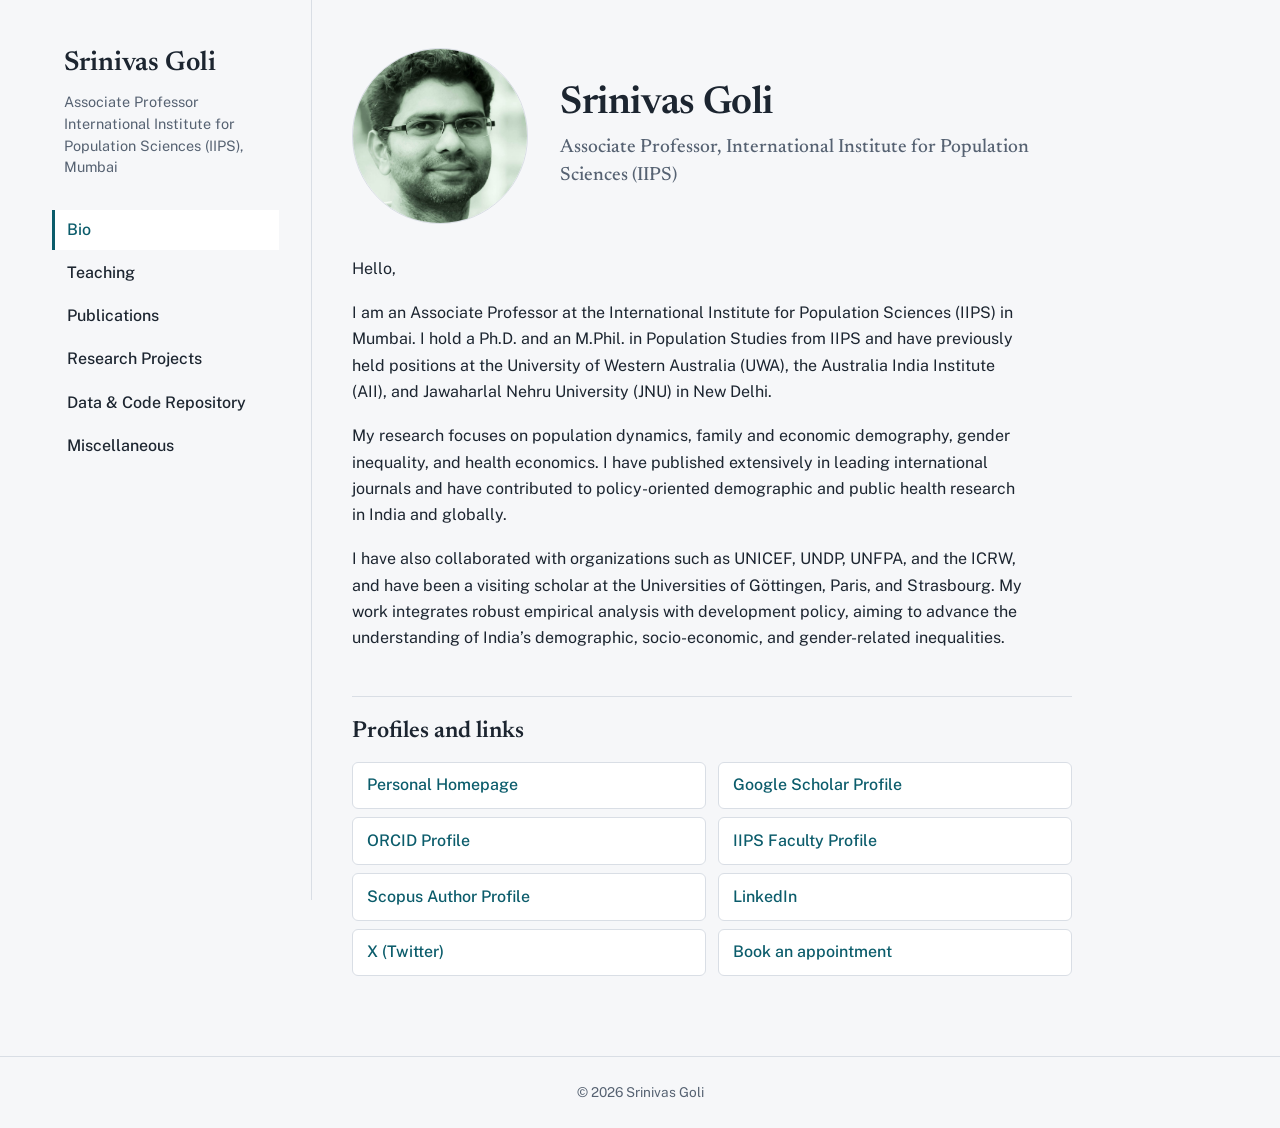
<file: index.html>
<!DOCTYPE html>
<html lang="en">
<head>
  <meta charset="utf-8">
  <meta name="viewport" content="width=device-width, initial-scale=1">
  <title>Bio | Srinivas Goli</title>
  <meta name="description" content="Srinivas Goli, Associate Professor at the International Institute for Population Sciences (IIPS), Mumbai.">
  <link rel="preconnect" href="https://fonts.googleapis.com">
  <link rel="preconnect" href="https://fonts.gstatic.com" crossorigin>
  <link href="https://fonts.googleapis.com/css2?family=Public+Sans:wght@400;500;600&family=Newsreader:ital,wght@0,500;0,600;1,500&display=swap" rel="stylesheet">
  <link rel="stylesheet" href="style.css">
</head>
<body>
  <a class="skip" href="#main">Skip to main content</a>
  <div class="layout">
    <header class="side">
      <a class="name" href="index.html">Srinivas Goli</a>
      <p class="role">Associate Professor<br>International Institute for Population Sciences (IIPS), Mumbai</p>
      <nav aria-label="Main">
      <a href="index.html" aria-current="page">Bio</a>
      <a href="teaching.html">Teaching</a>
      <a href="publications.html">Publications</a>
      <a href="research-projects.html">Research Projects</a>
         <a href="">Data & Code Repository </a>
      <a href="miscellaneous.html">Miscellaneous</a>
      </nav>
    </header>
    <main id="main">
      <section class="intro">
        <img class="portrait" src="assets/profile.jpg" alt="Srinivas Goli" width="320" height="320" onerror="this.remove()">
        <div>
          <h1>Srinivas Goli</h1>
          <p class="lead">Associate Professor, International Institute for Population Sciences (IIPS)</p>
        </div>
      </section>
      <p>Hello,</p>
      <p>I am an Associate Professor at the International Institute for Population Sciences (IIPS) in Mumbai. I hold a Ph.D. and an M.Phil. in Population Studies from IIPS and have previously held positions at the University of Western Australia (UWA), the Australia India Institute (AII), and Jawaharlal Nehru University (JNU) in New Delhi.</p>
      <p>My research focuses on population dynamics, family and economic demography, gender inequality, and health economics. I have published extensively in leading international journals and have contributed to policy-oriented demographic and public health research in India and globally.</p>
      <p>I have also collaborated with organizations such as UNICEF, UNDP, UNFPA, and the ICRW, and have been a visiting scholar at the Universities of Göttingen, Paris, and Strasbourg. My work integrates robust empirical analysis with development policy, aiming to advance the understanding of India’s demographic, socio-economic, and gender-related inequalities.</p>
      <h2>Profiles and links</h2>
      <ul class="links">
        <li><a href="https://www.srinivasgoli.com/">Personal Homepage</a></li>
        <li><a href="https://scholar.google.com/citations?user=4uq1JWgAAAAJ&amp;hl=en">Google Scholar Profile</a></li>
        <li><a href="https://orcid.org/0000-0002-8481-484X">ORCID Profile</a></li>
        <li><a href="https://www.iipsindia.ac.in/department-faculties/4634">IIPS Faculty Profile</a></li>
        <li><a href="https://www.scopus.com/authid/detail.uri?authorId=39761832500">Scopus Author Profile</a></li>
        <li><a href="https://www.linkedin.com/in/srinivas-goli-206118b0/">LinkedIn</a></li>
        <li><a href="https://x.com/SrinivasGoli1">X (Twitter)</a></li>
        <li><a href="https://calendly.com/srinivasgoli">Book an appointment</a></li>
      </ul>
    </main>
  </div>
  <footer class="foot">© <span id="y"></span> Srinivas Goli</footer>
  <script>document.getElementById("y").textContent = new Date().getFullYear();</script>
</body>
</html>
</file>
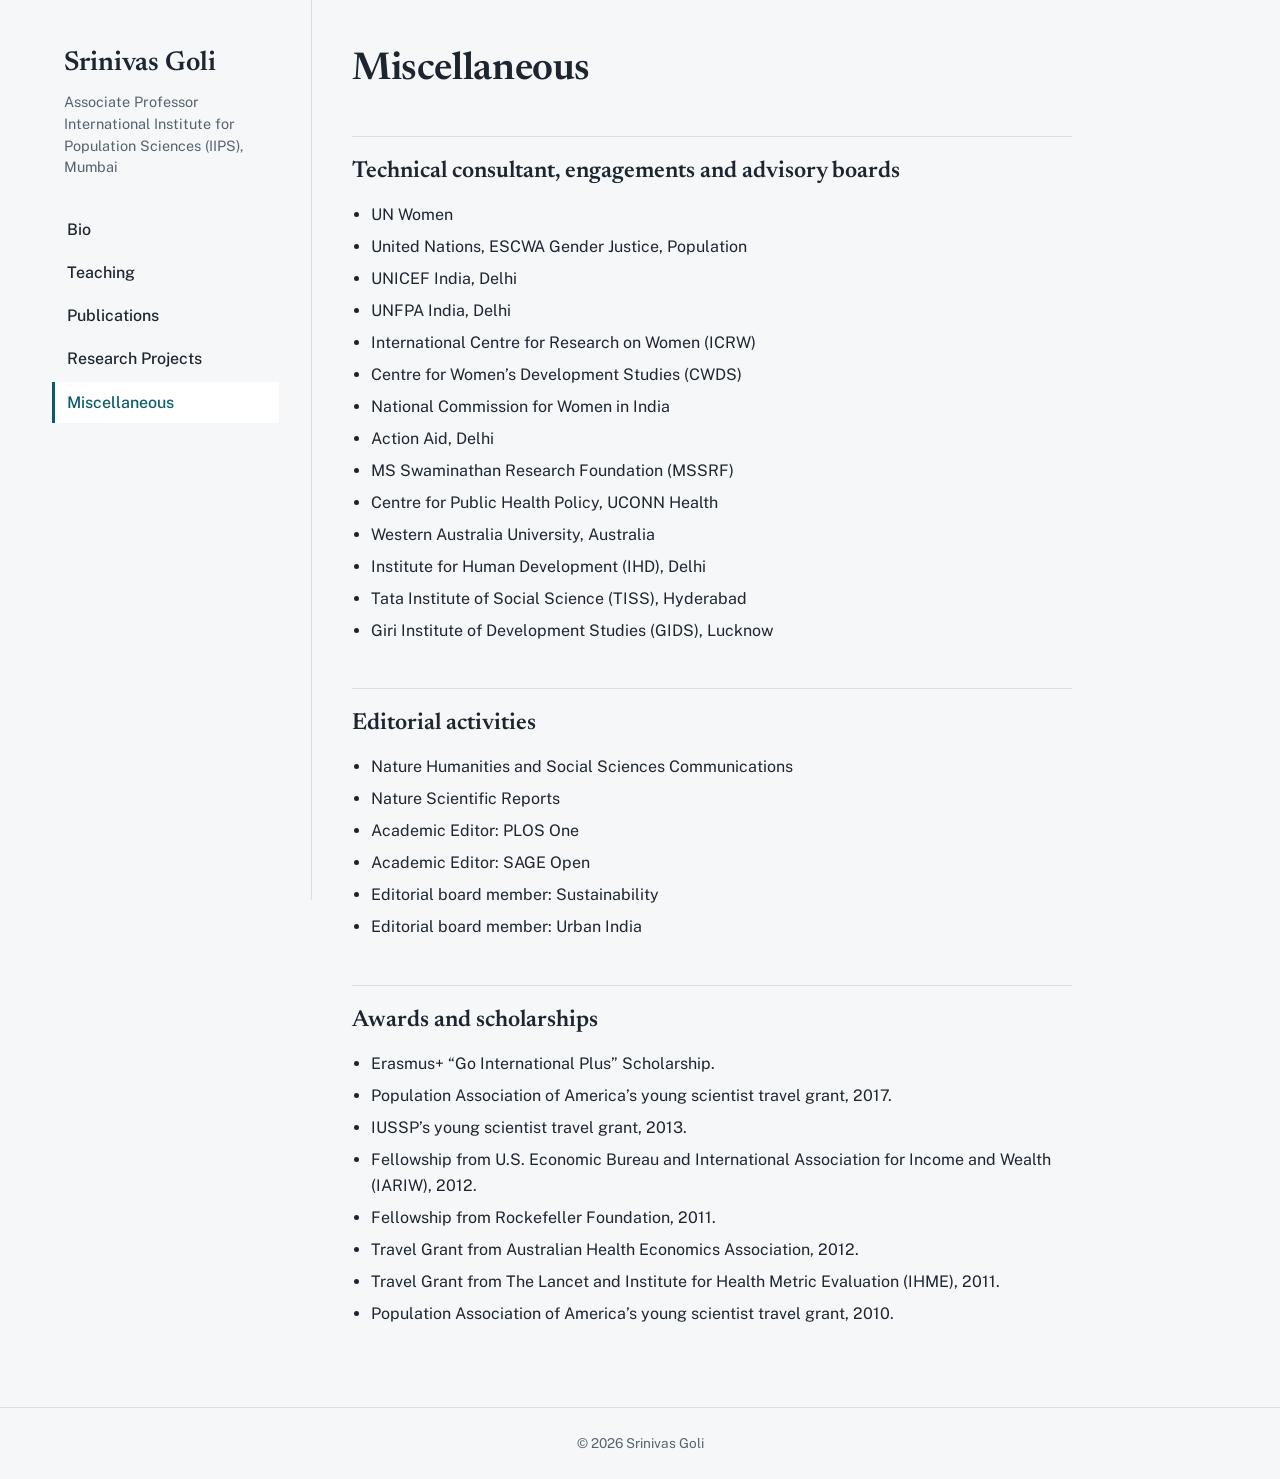
<file: miscellaneous.html>
<!DOCTYPE html>
<html lang="en">
<head>
  <meta charset="utf-8">
  <meta name="viewport" content="width=device-width, initial-scale=1">
  <title>Miscellaneous | Srinivas Goli</title>
  <meta name="description" content="Advisory roles, editorial activities, awards and scholarships of Srinivas Goli.">
  <link rel="preconnect" href="https://fonts.googleapis.com">
  <link rel="preconnect" href="https://fonts.gstatic.com" crossorigin>
  <link href="https://fonts.googleapis.com/css2?family=Public+Sans:wght@400;500;600&family=Newsreader:ital,wght@0,500;0,600;1,500&display=swap" rel="stylesheet">
  <link rel="stylesheet" href="style.css">
</head>
<body>
  <a class="skip" href="#main">Skip to main content</a>
  <div class="layout">
    <header class="side">
      <a class="name" href="index.html">Srinivas Goli</a>
      <p class="role">Associate Professor<br>International Institute for Population Sciences (IIPS), Mumbai</p>
      <nav aria-label="Main">
      <a href="index.html">Bio</a>
      <a href="teaching.html">Teaching</a>
      <a href="publications.html">Publications</a>
      <a href="research-projects.html">Research Projects</a>
      <a href="miscellaneous.html" aria-current="page">Miscellaneous</a>
      </nav>
    </header>
    <main id="main">
      <h1>Miscellaneous</h1>
      <h2>Technical consultant, engagements and advisory boards</h2>
      <ul class="plain">
        <li>UN Women</li>
        <li>United Nations, ESCWA Gender Justice, Population</li>
        <li>UNICEF India, Delhi</li>
        <li>UNFPA India, Delhi</li>
        <li>International Centre for Research on Women (ICRW)</li>
        <li>Centre for Women’s Development Studies (CWDS)</li>
        <li>National Commission for Women in India</li>
        <li>Action Aid, Delhi</li>
        <li>MS Swaminathan Research Foundation (MSSRF)</li>
        <li>Centre for Public Health Policy, UCONN Health</li>
        <li>Western Australia University, Australia</li>
        <li>Institute for Human Development (IHD), Delhi</li>
        <li>Tata Institute of Social Science (TISS), Hyderabad</li>
        <li>Giri Institute of Development Studies (GIDS), Lucknow</li>
      </ul>
      <h2>Editorial activities</h2>
      <ul class="plain">
        <li>Nature Humanities and Social Sciences Communications</li>
        <li>Nature Scientific Reports</li>
        <li>Academic Editor: PLOS One</li>
        <li>Academic Editor: SAGE Open</li>
        <li>Editorial board member: Sustainability</li>
        <li>Editorial board member: Urban India</li>
      </ul>
      <h2>Awards and scholarships</h2>
      <ul class="plain">
        <li>Erasmus+ “Go International Plus” Scholarship.</li>
        <li>Population Association of America’s young scientist travel grant, 2017.</li>
        <li>IUSSP’s young scientist travel grant, 2013.</li>
        <li>Fellowship from U.S. Economic Bureau and International Association for Income and Wealth (IARIW), 2012.</li>
        <li>Fellowship from Rockefeller Foundation, 2011.</li>
        <li>Travel Grant from Australian Health Economics Association, 2012.</li>
        <li>Travel Grant from The Lancet and Institute for Health Metric Evaluation (IHME), 2011.</li>
        <li>Population Association of America’s young scientist travel grant, 2010.</li>
      </ul>
    </main>
  </div>
  <footer class="foot">© <span id="y"></span> Srinivas Goli</footer>
  <script>document.getElementById("y").textContent = new Date().getFullYear();</script>
</body>
</html>
</file>
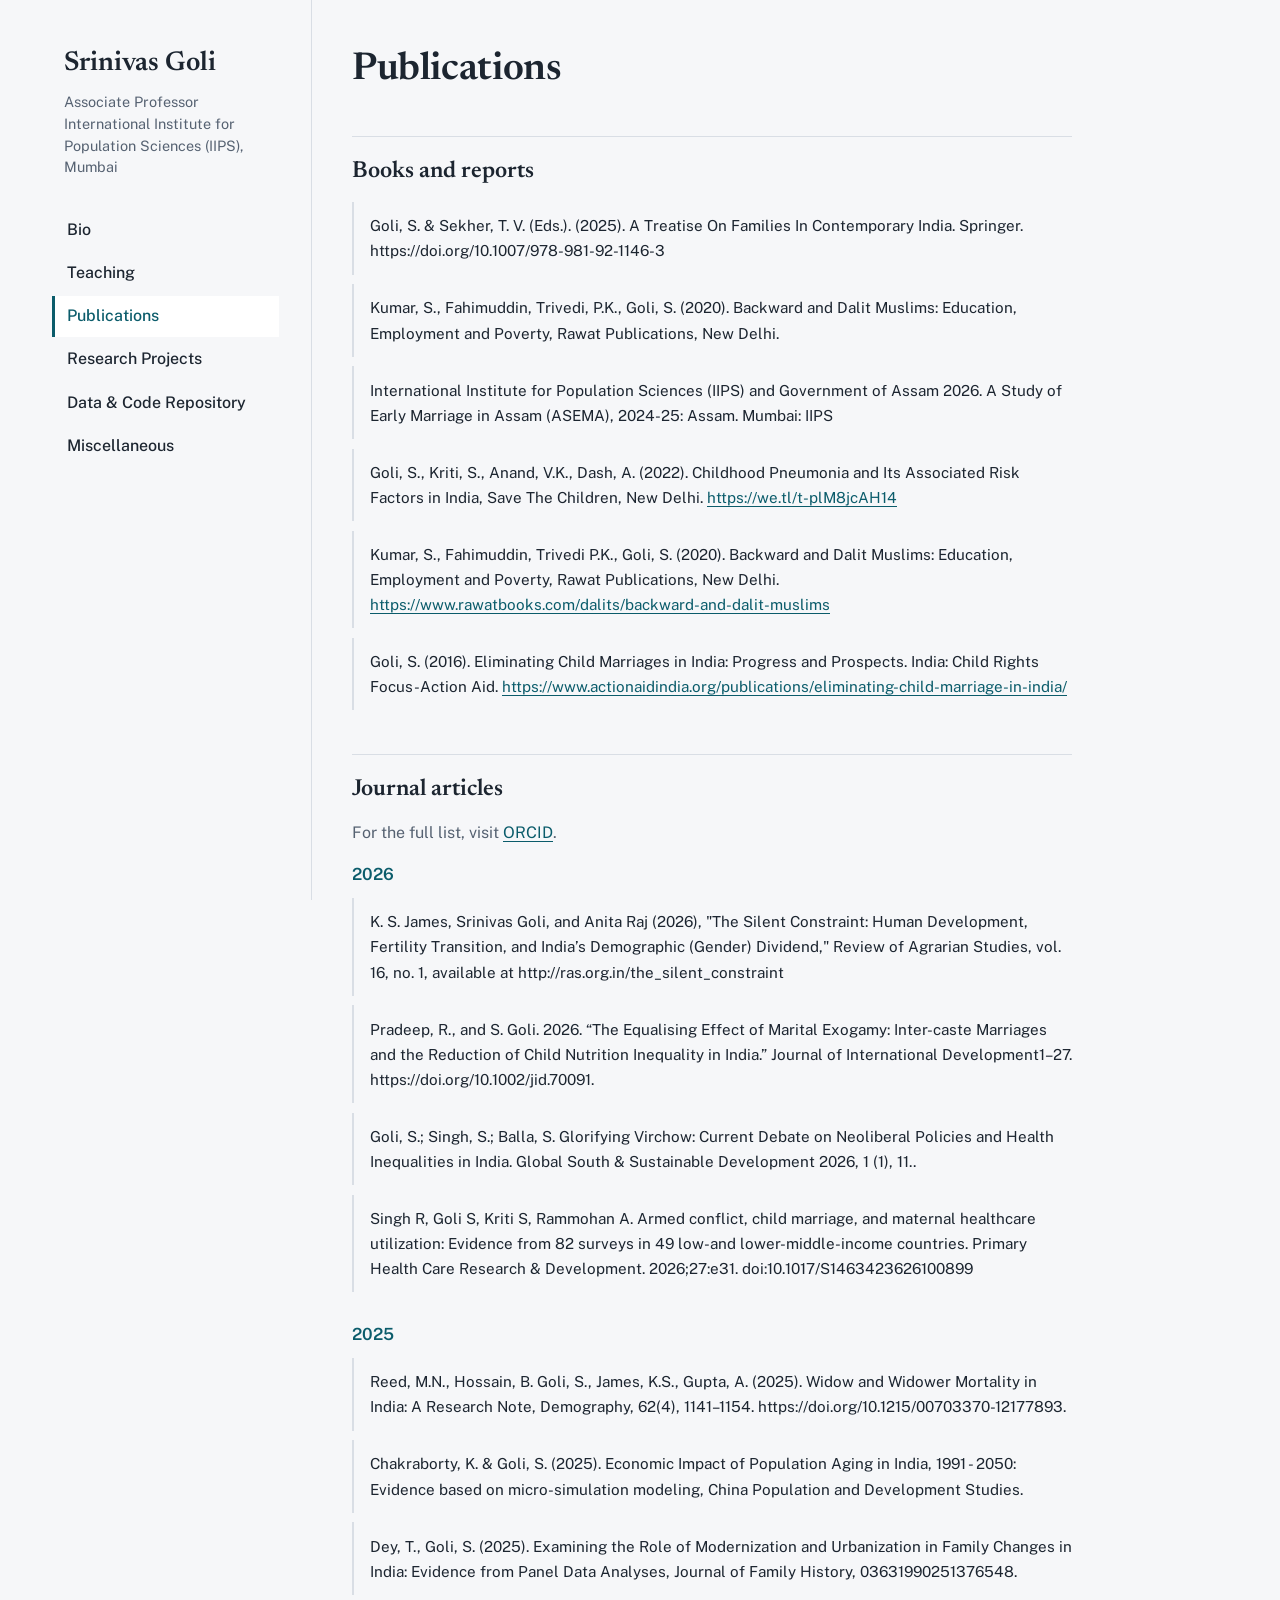
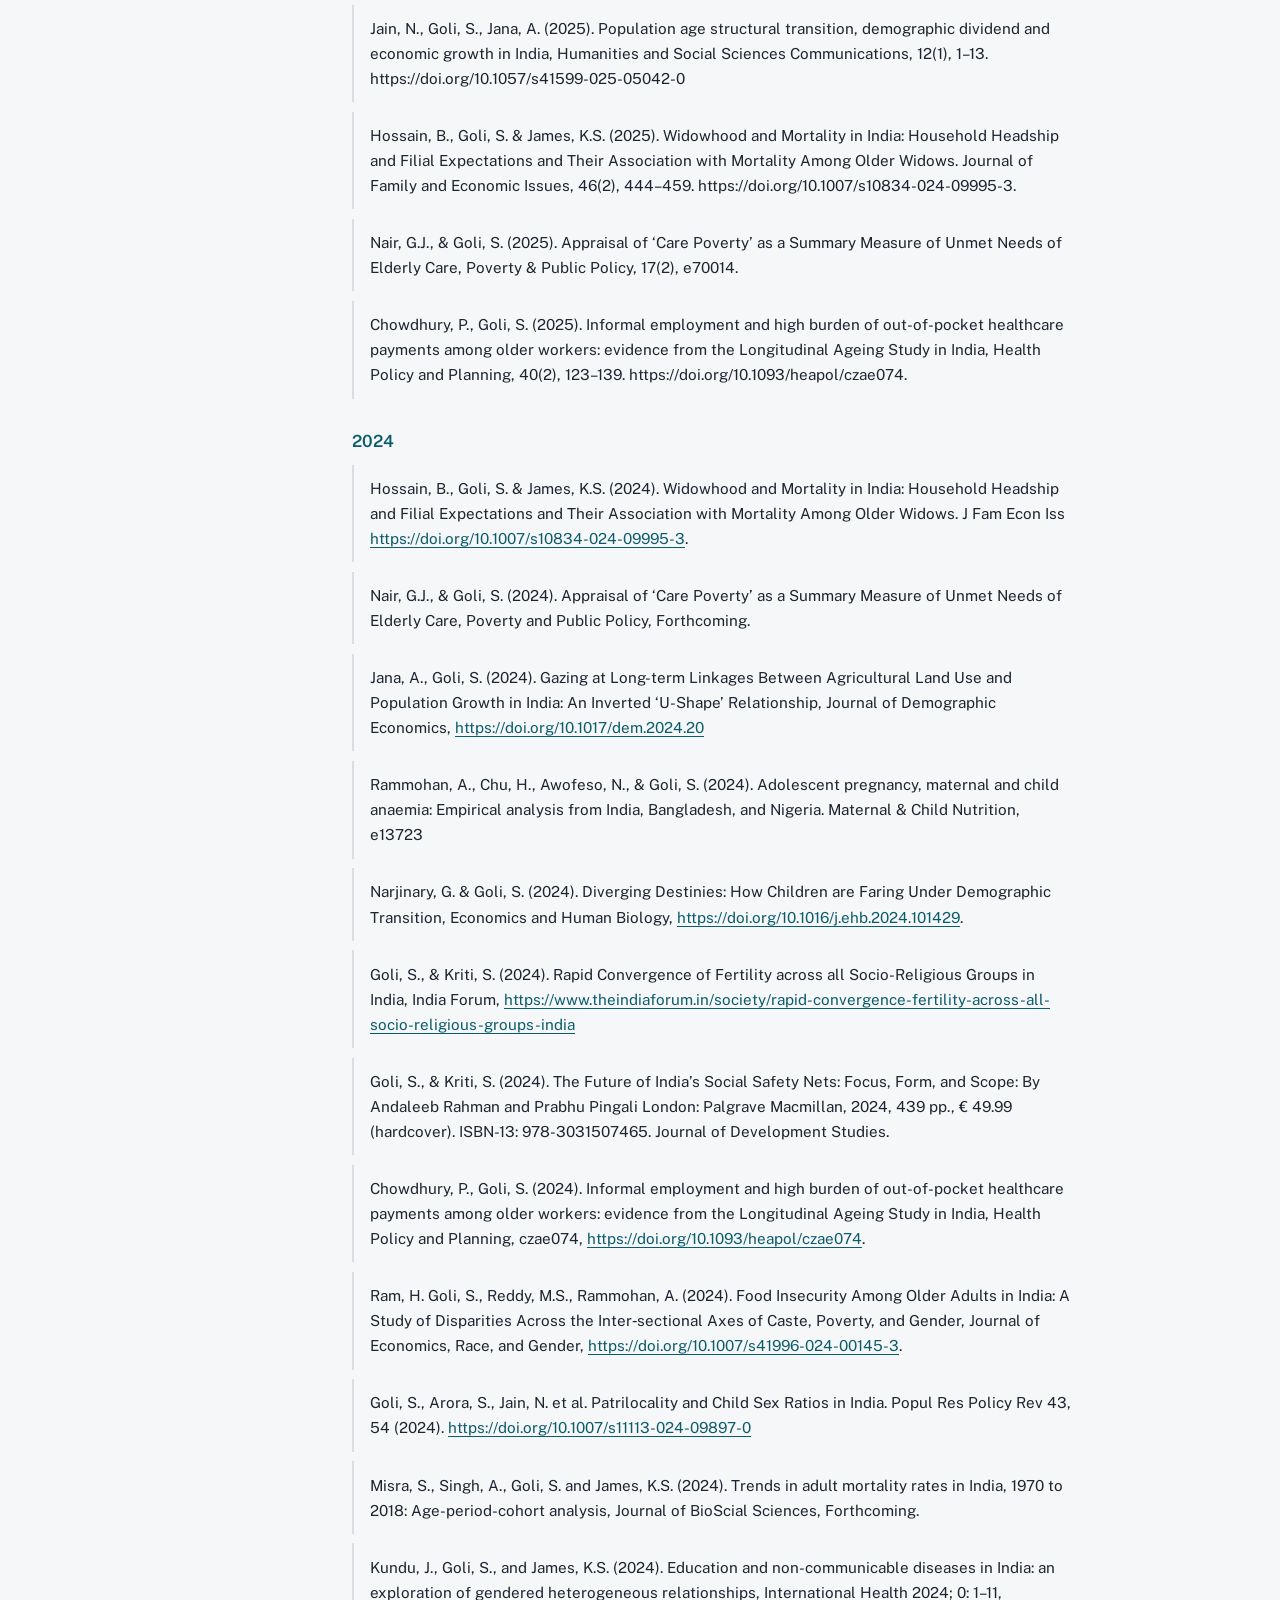
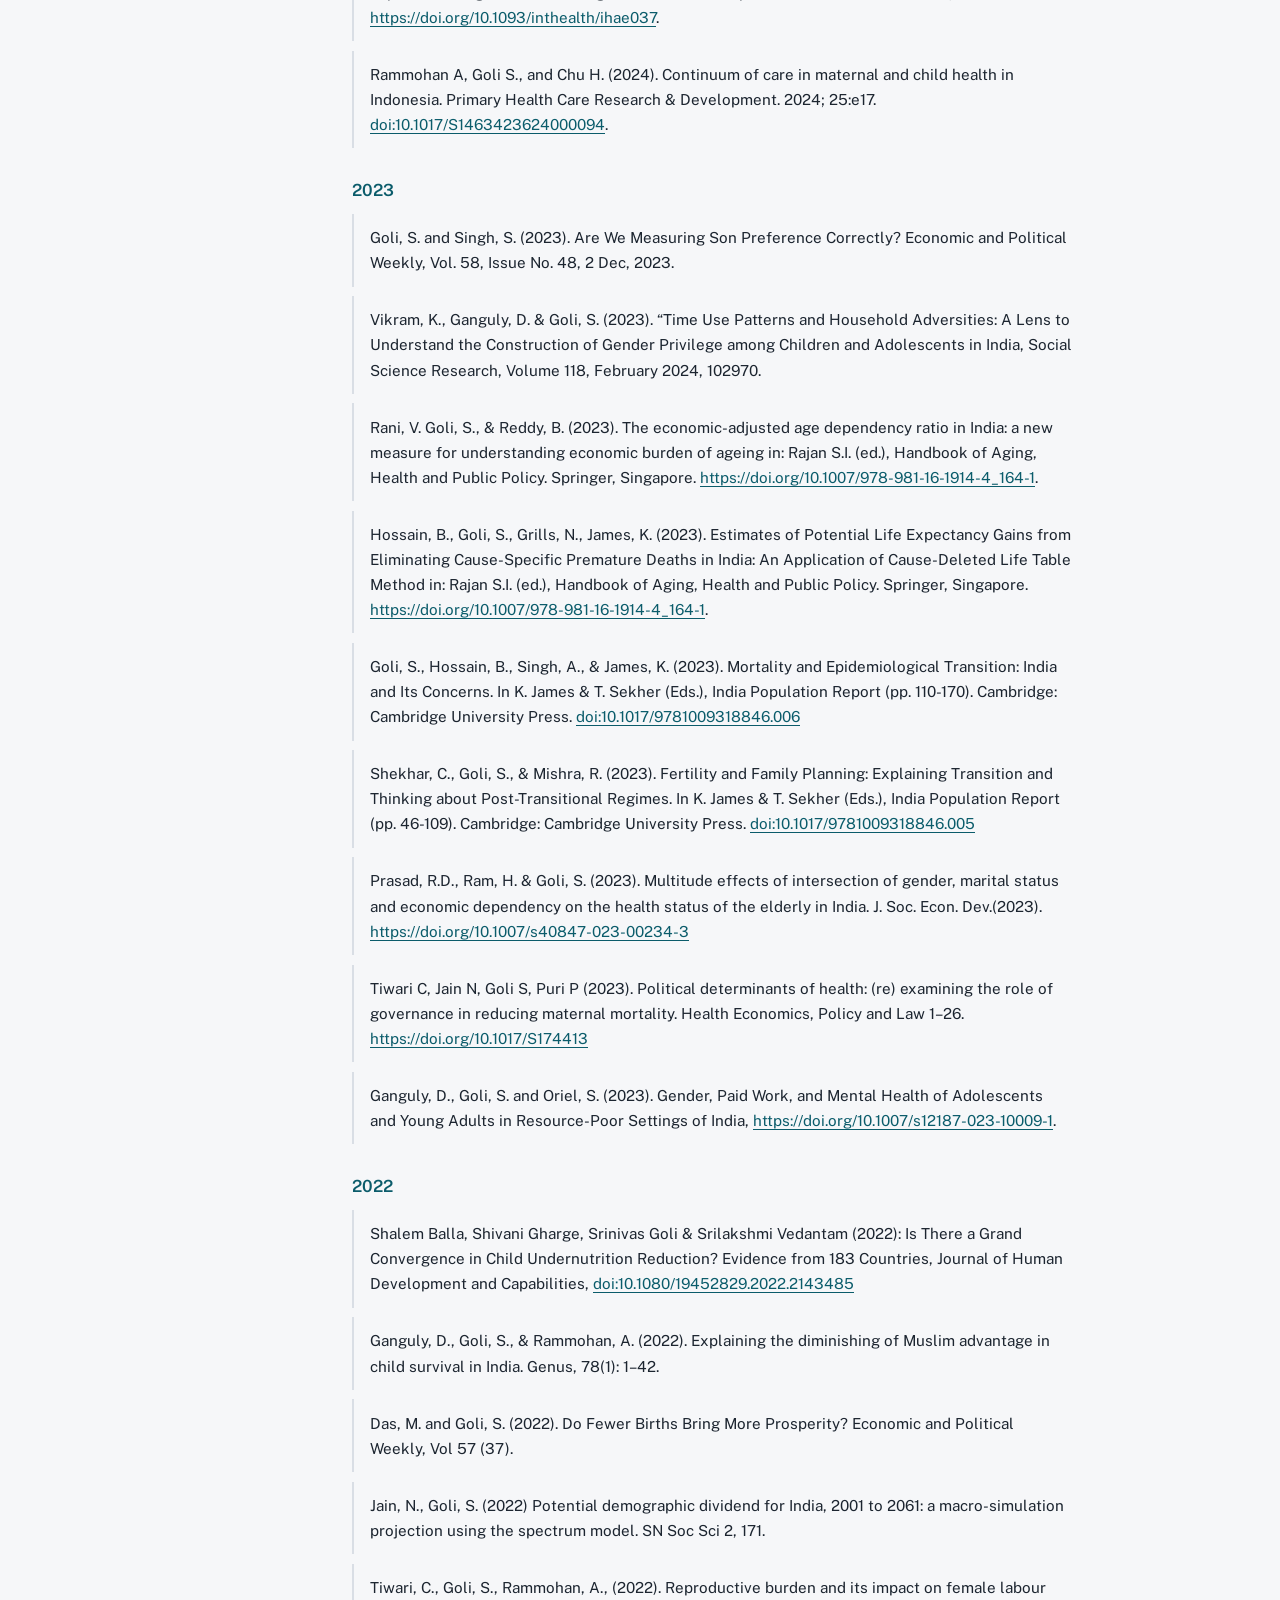
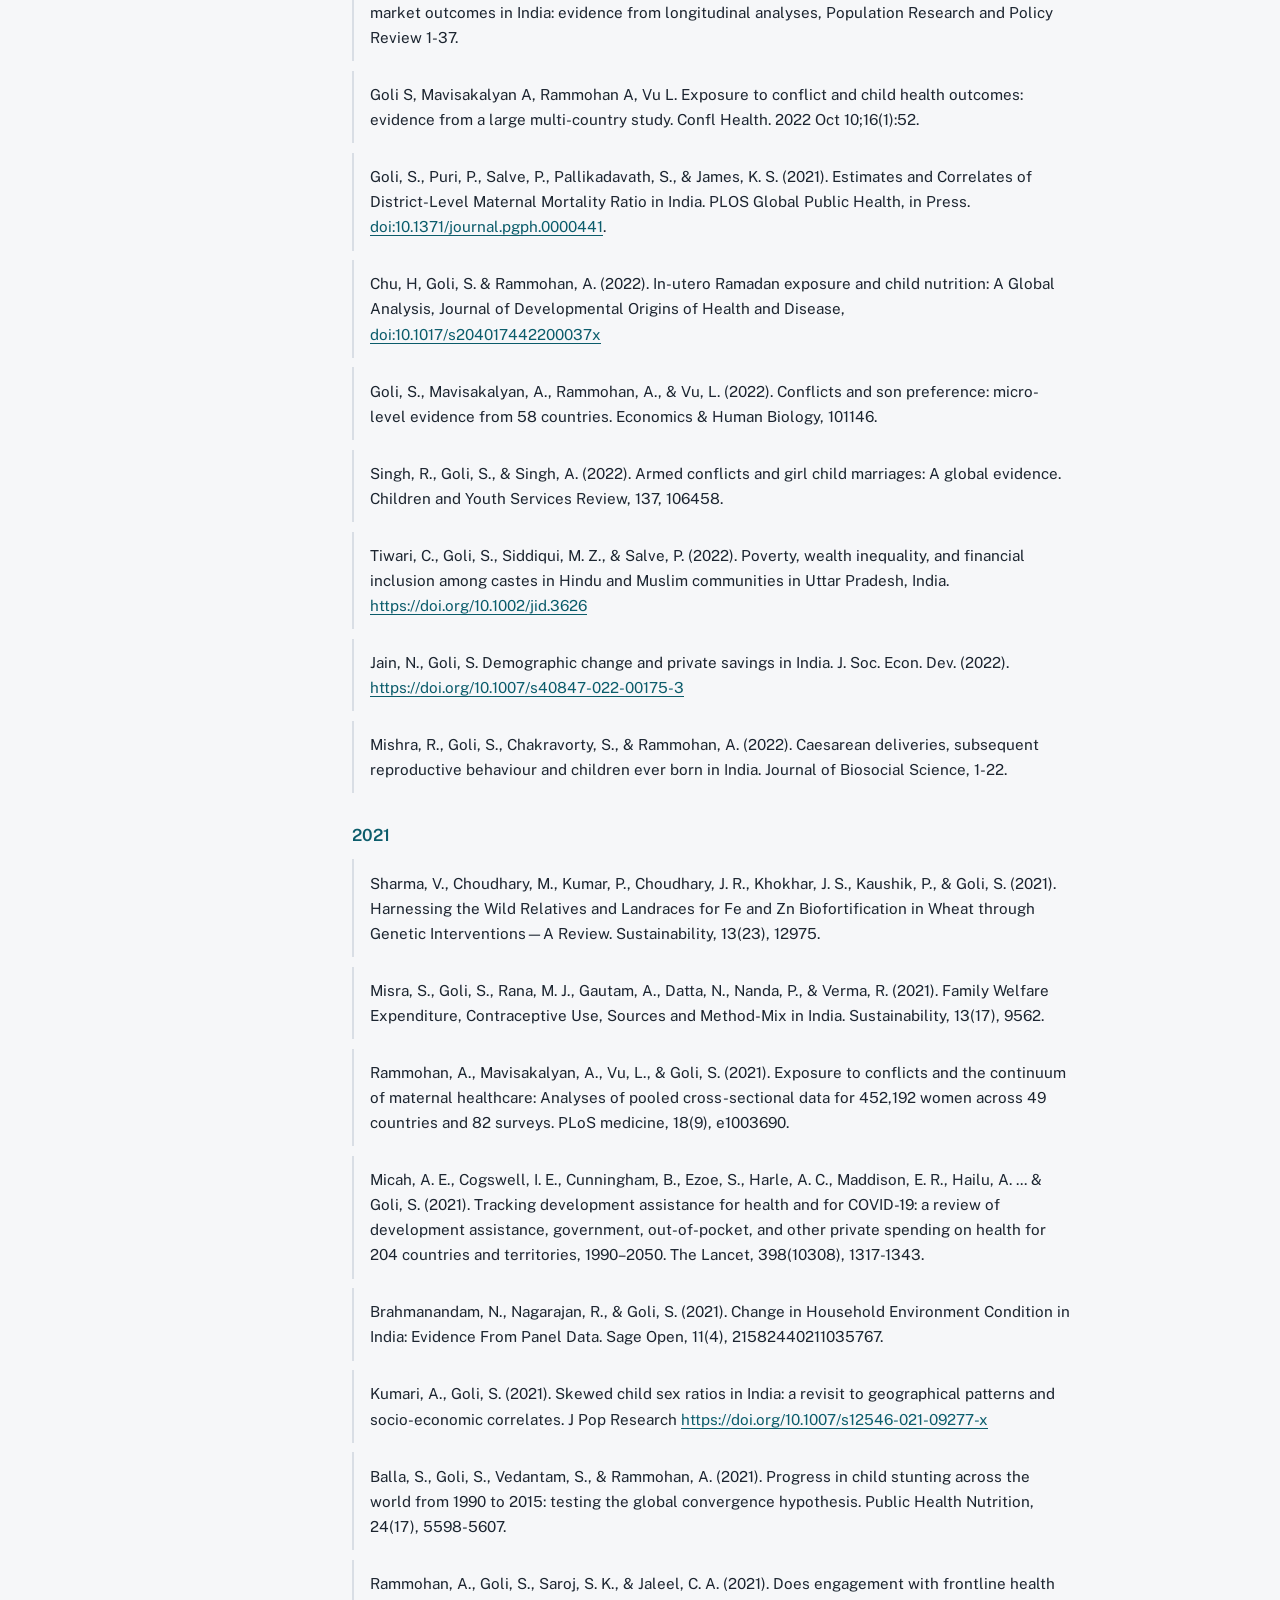
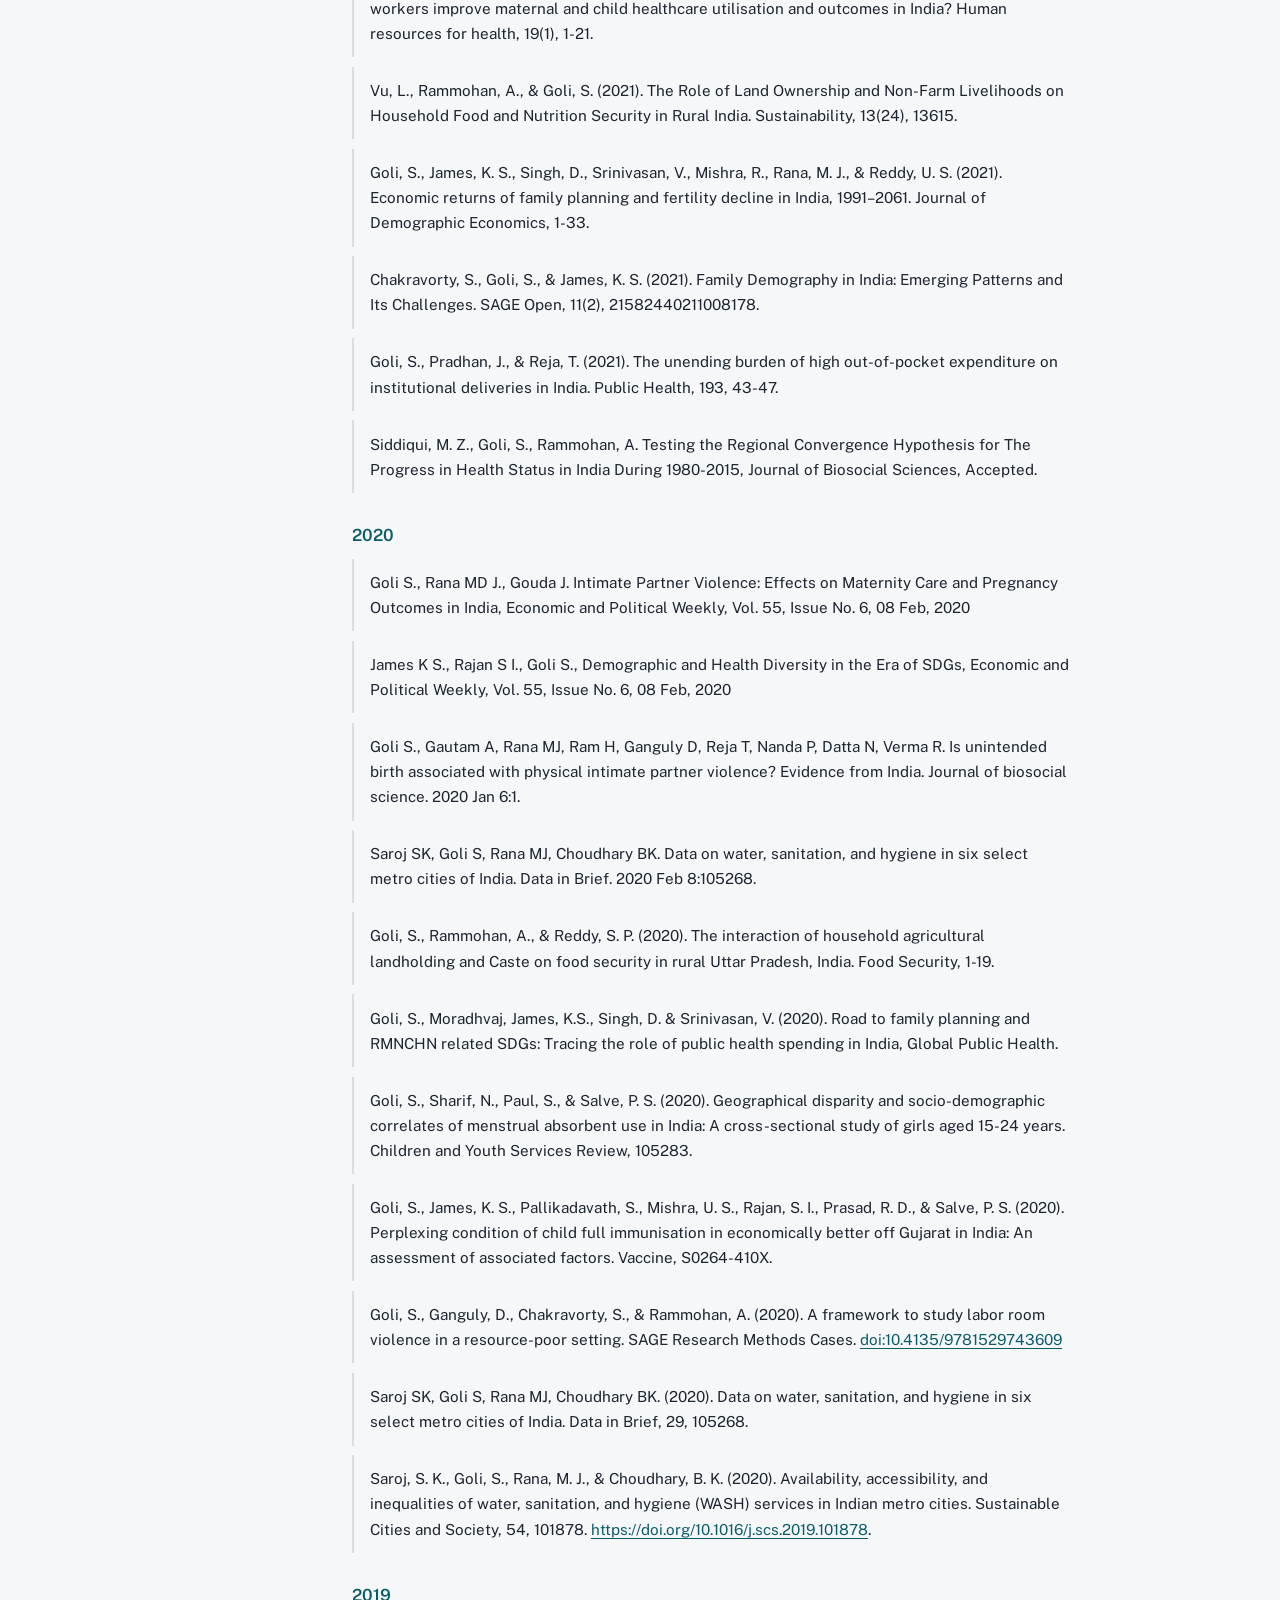
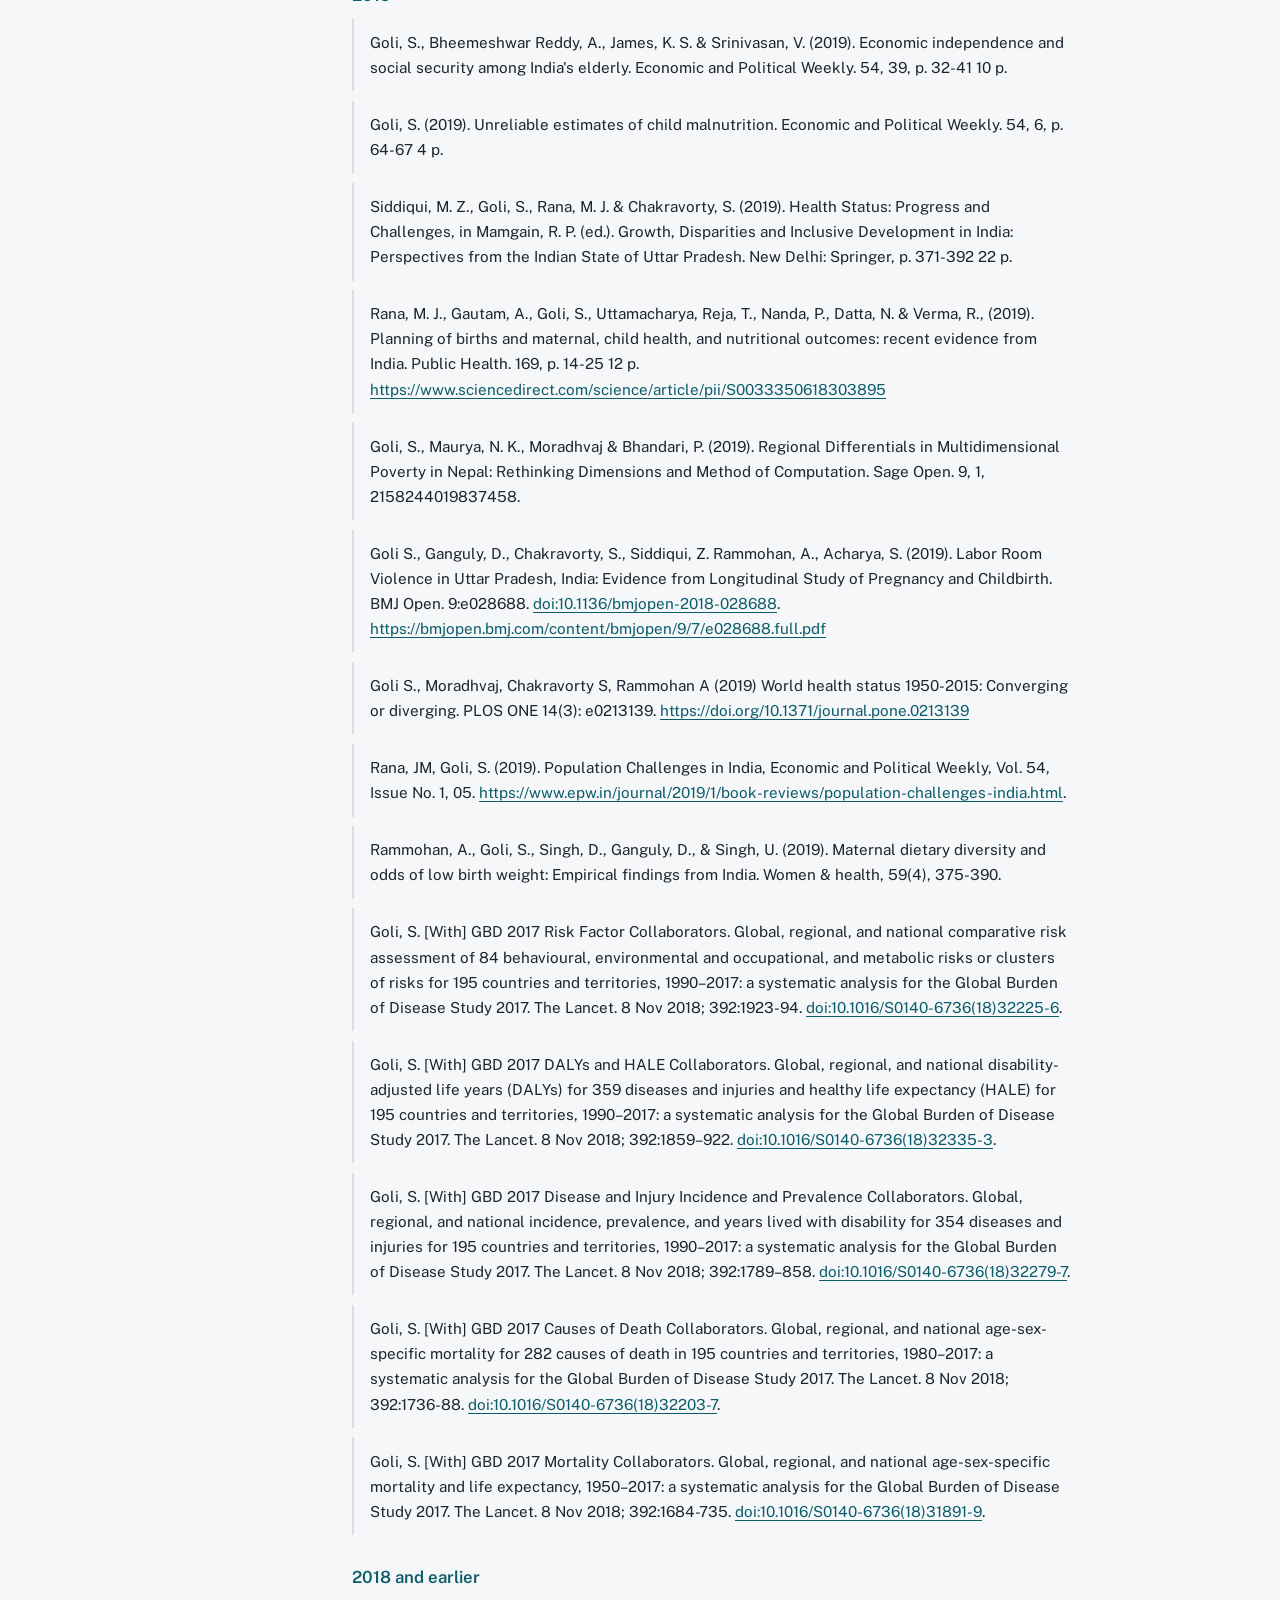
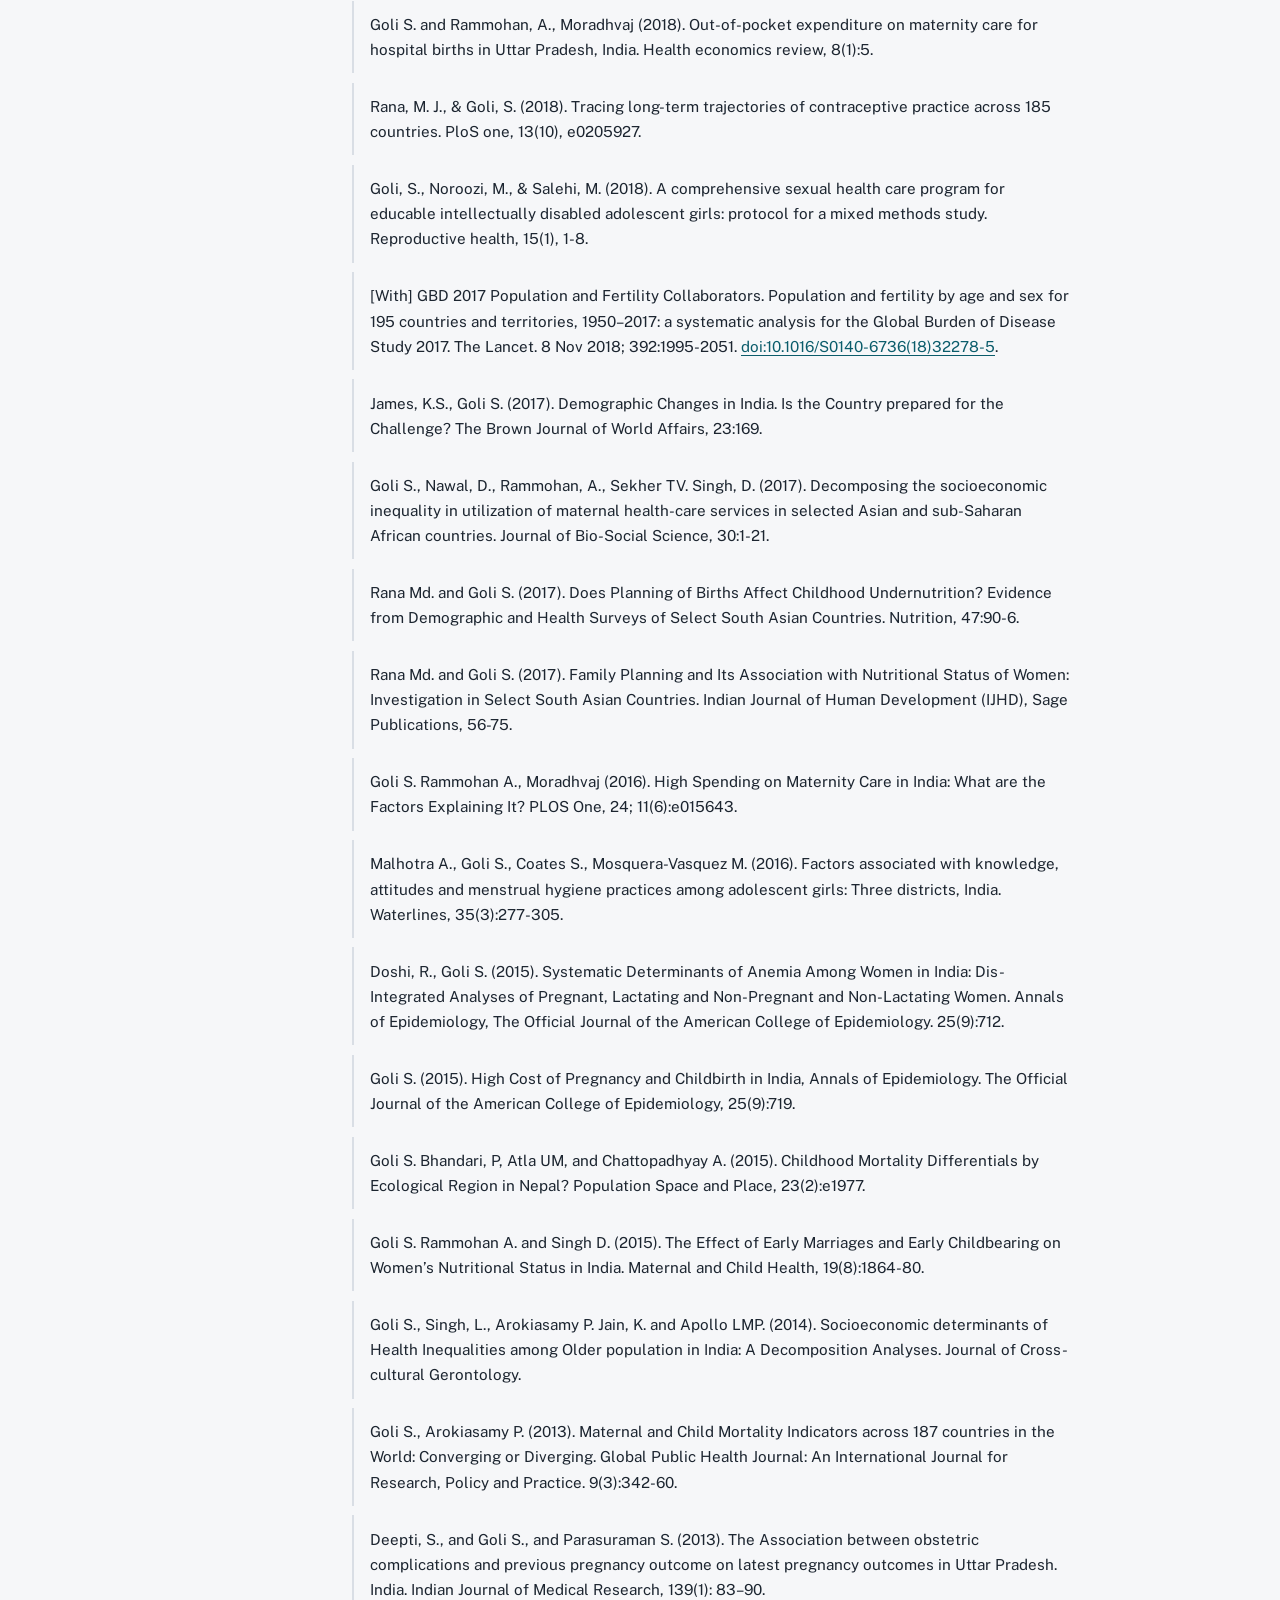
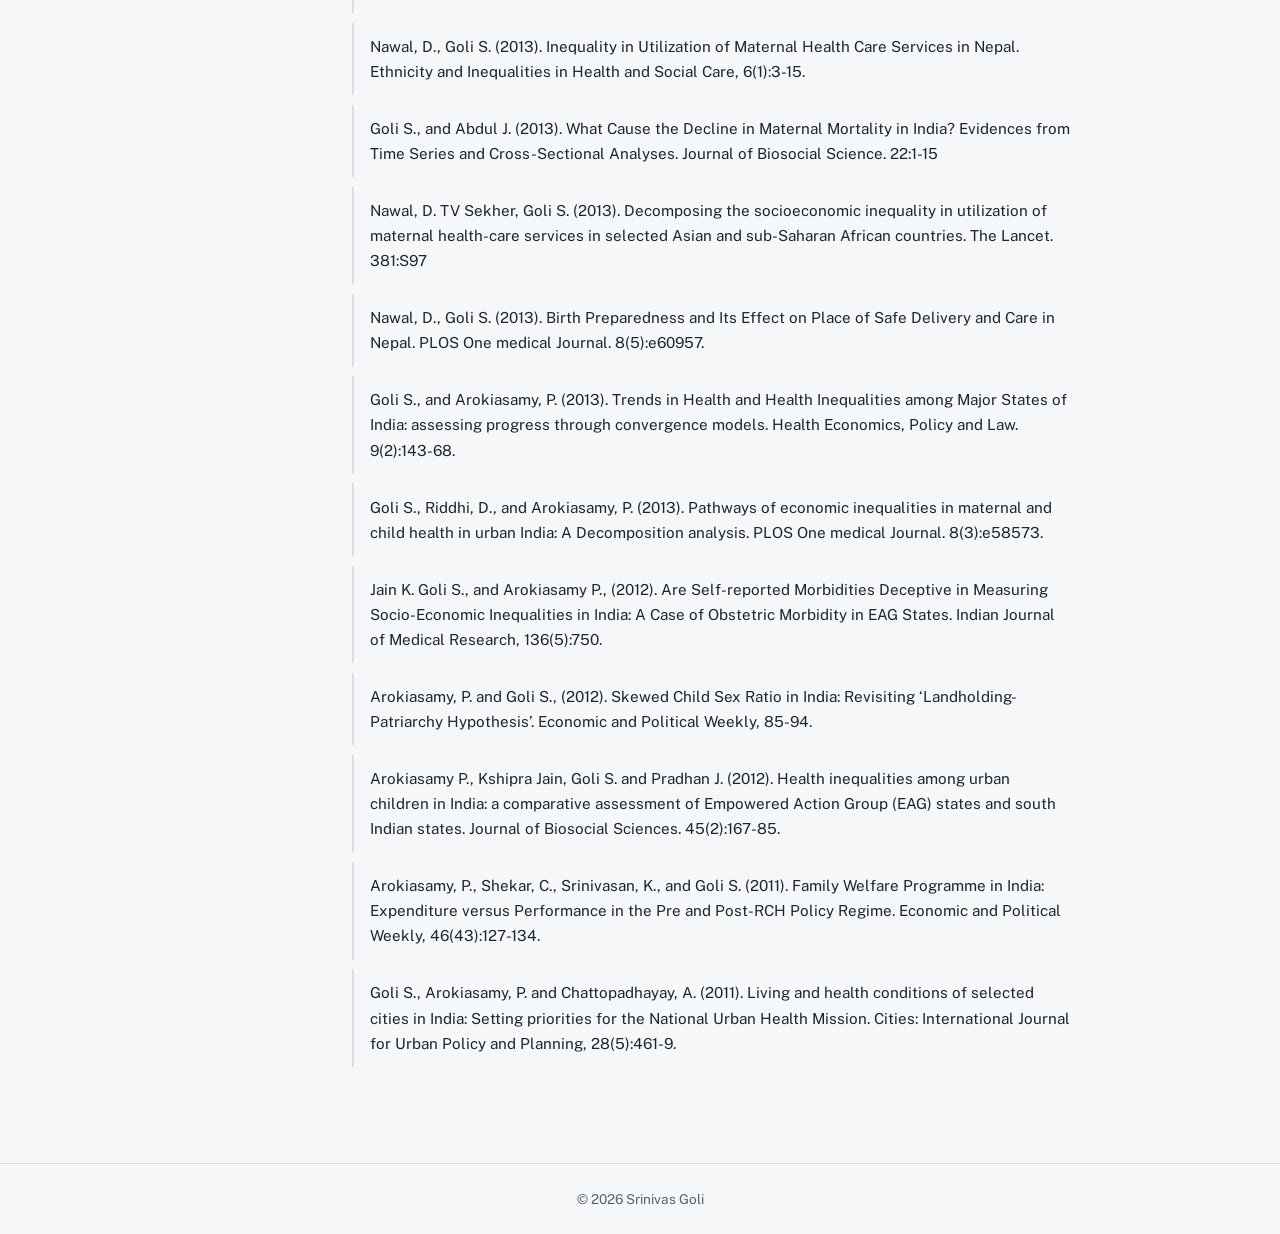
<file: publications.html>
<!DOCTYPE html>
<html lang="en">
<head>
  <meta charset="utf-8">
  <meta name="viewport" content="width=device-width, initial-scale=1">
  <title>Publications | Srinivas Goli</title>
  <meta name="description" content="Books, reports and journal articles by Srinivas Goli.">
  <link rel="preconnect" href="https://fonts.googleapis.com">
  <link rel="preconnect" href="https://fonts.gstatic.com" crossorigin>
  <link href="https://fonts.googleapis.com/css2?family=Public+Sans:wght@400;500;600&family=Newsreader:ital,wght@0,500;0,600;1,500&display=swap" rel="stylesheet">
  <link rel="stylesheet" href="style.css">
</head>
<body>
  <a class="skip" href="#main">Skip to main content</a>
  <div class="layout">
    <header class="side">
      <a class="name" href="index.html">Srinivas Goli</a>
      <p class="role">Associate Professor<br>International Institute for Population Sciences (IIPS), Mumbai</p>
      <nav aria-label="Main">
      <a href="index.html">Bio</a>
      <a href="teaching.html">Teaching</a>
      <a href="publications.html" aria-current="page">Publications</a>
      <a href="research-projects.html">Research Projects</a>
              <a href="">Data & Code Repository</a>

      <a href="miscellaneous.html">Miscellaneous</a>
      </nav>
    </header>
    <main id="main">
      <h1>Publications</h1>
      <h2>Books and reports</h2>
      <ul class="refs">

        <li>Goli, S. & Sekher, T. V.  (Eds.). (2025). A Treatise On Families In Contemporary India. Springer. https://doi.org/10.1007/978-981-92-1146-3
<li>Kumar, S., Fahimuddin, Trivedi, P.K., Goli, S. (2020). Backward and Dalit Muslims: Education, Employment and Poverty, Rawat Publications, New Delhi.</li
https://www.rawatbooks.com/dalits/backward-and-dalit-muslims</li>

        <li>International Institute for Population Sciences (IIPS) and Government of Assam 2026. A Study of Early Marriage in Assam (ASEMA), 2024-25: Assam. Mumbai: IIPS</li>
        <li>Goli, S., Kriti, S., Anand, V.K., Dash, A. (2022). Childhood Pneumonia and Its Associated Risk Factors in India, Save The Children, New Delhi. <a href="https://we.tl/t-plM8jcAH14">https://we.tl/t-plM8jcAH14</a></li>
        <li>Kumar, S., Fahimuddin, Trivedi P.K., Goli, S. (2020). Backward and Dalit Muslims: Education, Employment and Poverty, Rawat Publications, New Delhi. <a href="https://www.rawatbooks.com/dalits/backward-and-dalit-muslims">https://www.rawatbooks.com/dalits/backward-and-dalit-muslims</a></li>
        <li>Goli, S. (2016). Eliminating Child Marriages in India: Progress and Prospects. India: Child Rights Focus-Action Aid. <a href="https://www.actionaidindia.org/publications/eliminating-child-marriage-in-india/">https://www.actionaidindia.org/publications/eliminating-child-marriage-in-india/</a></li>
      </ul>
      <h2>Journal articles</h2>
      <p class="note">For the full list, visit <a href="https://orcid.org/0000-0002-8481-484X">ORCID</a>.</p>
       <section class="year">
        <h3>2026</h3>
        <ul class="refs">
<li>K. S. James, Srinivas Goli, and Anita Raj (2026), "The Silent Constraint: Human Development, Fertility Transition, and India’s Demographic (Gender) Dividend," Review of Agrarian Studies, vol. 16, no. 1, available at http://ras.org.in/the_silent_constraint</li>
<li>Pradeep, R., and S. Goli. 2026. “The Equalising Effect of Marital Exogamy: Inter-caste Marriages and the Reduction of Child Nutrition Inequality in India.” Journal of International Development1–27. https://doi.org/10.1002/jid.70091.
</li>
       <li>Goli, S.; Singh, S.; Balla, S. Glorifying Virchow: Current Debate on Neoliberal Policies and Health Inequalities in India. Global South & Sustainable Development 2026, 1 (1), 11..
</li>   
          <li>Singh R, Goli S, Kriti S, Rammohan A. Armed conflict, child marriage, and maternal healthcare utilization: Evidence from 82 surveys in 49 low-and lower-middle-income countries. Primary Health Care Research & Development. 2026;27:e31. doi:10.1017/S1463423626100899
</li>
      </ul>
      </section>

      <section class="year">
        <h3>2025</h3>
        <ul class="refs">
          <li>Reed, M.N., Hossain, B. Goli, S., James, K.S., Gupta, A. (2025). Widow and Widower Mortality in India: A Research Note, Demography, 62(4), 1141–1154. https://doi.org/10.1215/00703370-12177893.</li>
        <li>Chakraborty, K. & Goli, S. (2025). Economic Impact of Population Aging in India, 1991 - 2050: Evidence based on micro-simulation modeling, China Population and Development Studies.</li>
        <li>Dey, T., Goli, S. (2025). Examining the Role of Modernization and Urbanization in Family Changes in India: Evidence from Panel Data Analyses, Journal of Family History, 03631990251376548.</li>
        <li>Jain, N., Goli, S., Jana, A. (2025). Population age structural transition, demographic dividend and economic growth in India, Humanities and Social Sciences Communications, 12(1), 1–13. https://doi.org/10.1057/s41599-025-05042-0</li>
        
        <li>Hossain, B., Goli, S. & James, K.S. (2025). Widowhood and Mortality in India: Household Headship and Filial Expectations and Their Association with Mortality Among Older Widows. Journal of Family and Economic Issues, 46(2), 444–459. https://doi.org/10.1007/s10834-024-09995-3.</li>
        
        <li>Nair, G.J., & Goli, S. (2025). Appraisal of ‘Care Poverty’ as a Summary Measure of Unmet Needs of Elderly Care, Poverty & Public Policy, 17(2), e70014.</li>
        
        <li>Chowdhury, P., Goli, S. (2025). Informal employment and high burden of out-of-pocket healthcare payments among older workers: evidence from the Longitudinal Ageing Study in India, Health Policy and Planning, 40(2), 123–139. https://doi.org/10.1093/heapol/czae074.</li>
        </ul>
        
      </section>



      
      <section class="year">
        <h3>2024</h3>
        <ul class="refs">
          <li>Hossain, B., Goli, S. &amp; James, K.S. (2024). Widowhood and Mortality in India: Household Headship and Filial Expectations and Their Association with Mortality Among Older Widows. J Fam Econ Iss <a href="https://doi.org/10.1007/s10834-024-09995-3">https://doi.org/10.1007/s10834-024-09995-3</a>.</li>
          <li>Nair, G.J., &amp; Goli, S. (2024). Appraisal of ‘Care Poverty’ as a Summary Measure of Unmet Needs of Elderly Care, Poverty and Public Policy, Forthcoming.</li>
          <li>Jana, A., Goli, S. (2024). Gazing at Long-term Linkages Between Agricultural Land Use and Population Growth in India: An Inverted ‘U-Shape’ Relationship, Journal of Demographic Economics, <a href="https://doi.org/10.1017/dem.2024.20">https://doi.org/10.1017/dem.2024.20</a></li>
          <li>Rammohan, A., Chu, H., Awofeso, N., &amp; Goli, S. (2024). Adolescent pregnancy, maternal and child anaemia: Empirical analysis from India, Bangladesh, and Nigeria. Maternal &amp; Child Nutrition, e13723</li>
          <li>Narjinary, G. &amp; Goli, S. (2024). Diverging Destinies: How Children are Faring Under Demographic Transition, Economics and Human Biology, <a href="https://doi.org/10.1016/j.ehb.2024.101429">https://doi.org/10.1016/j.ehb.2024.101429</a>.</li>
          <li>Goli, S., &amp; Kriti, S. (2024). Rapid Convergence of Fertility across all Socio-Religious Groups in India, India Forum, <a href="https://www.theindiaforum.in/society/rapid-convergence-fertility-across-all-socio-religious-groups-india">https://www.theindiaforum.in/society/rapid-convergence-fertility-across-all-socio-religious-groups-india</a></li>
          <li>Goli, S., &amp; Kriti, S. (2024). The Future of India’s Social Safety Nets: Focus, Form, and Scope: By Andaleeb Rahman and Prabhu Pingali London: Palgrave Macmillan, 2024, 439 pp., € 49.99 (hardcover). ISBN-13: 978-3031507465. Journal of Development Studies.</li>
          <li>Chowdhury, P., Goli, S. (2024). Informal employment and high burden of out-of-pocket healthcare payments among older workers: evidence from the Longitudinal Ageing Study in India, Health Policy and Planning, czae074, <a href="https://doi.org/10.1093/heapol/czae074">https://doi.org/10.1093/heapol/czae074</a>.</li>
          <li>Ram, H. Goli, S., Reddy, M.S., Rammohan, A. (2024). Food Insecurity Among Older Adults in India: A Study of Disparities Across the Inter‑sectional Axes of Caste, Poverty, and Gender, Journal of Economics, Race, and Gender, <a href="https://doi.org/10.1007/s41996-024-00145-3">https://doi.org/10.1007/s41996-024-00145-3</a>.</li>
          <li>Goli, S., Arora, S., Jain, N. et al. Patrilocality and Child Sex Ratios in India. Popul Res Policy Rev 43, 54 (2024). <a href="https://doi.org/10.1007/s11113-024-09897-0">https://doi.org/10.1007/s11113-024-09897-0</a></li>
          <li>Misra, S., Singh, A., Goli, S. and James, K.S. (2024). Trends in adult mortality rates in India, 1970 to 2018: Age-period-cohort analysis, Journal of BioScial Sciences, Forthcoming.</li>
          <li>Kundu, J., Goli, S., and James, K.S. (2024). Education and non-communicable diseases in India: an exploration of gendered heterogeneous relationships, International Health 2024; 0: 1–11, <a href="https://doi.org/10.1093/inthealth/ihae037">https://doi.org/10.1093/inthealth/ihae037</a>.</li>
          <li>Rammohan A, Goli S., and Chu H. (2024). Continuum of care in maternal and child health in Indonesia. Primary Health Care Research &amp; Development. 2024; 25:e17. <a href="https://doi.org/10.1017/S1463423624000094">doi:10.1017/S1463423624000094</a>.</li>
        </ul>
      </section>
      <section class="year">
        <h3>2023</h3>
        <ul class="refs">
          <li>Goli, S. and Singh, S. (2023). Are We Measuring Son Preference Correctly? Economic and Political Weekly, Vol. 58, Issue No. 48, 2 Dec, 2023.</li>
          <li>Vikram, K., Ganguly, D. &amp; Goli, S. (2023). “Time Use Patterns and Household Adversities: A Lens to Understand the Construction of Gender Privilege among Children and Adolescents in India, Social Science Research, Volume 118, February 2024, 102970.</li>
          <li>Rani, V. Goli, S., &amp; Reddy, B. (2023). The economic-adjusted age dependency ratio in India: a new measure for understanding economic burden of ageing in: Rajan S.I. (ed.), Handbook of Aging, Health and Public Policy. Springer, Singapore. <a href="https://doi.org/10.1007/978-981-16-1914-4_164-1">https://doi.org/10.1007/978-981-16-1914-4_164-1</a>.</li>
          <li>Hossain, B., Goli, S., Grills, N., James, K. (2023). Estimates of Potential Life Expectancy Gains from Eliminating Cause-Specific Premature Deaths in India: An Application of Cause-Deleted Life Table Method in: Rajan S.I. (ed.), Handbook of Aging, Health and Public Policy. Springer, Singapore. <a href="https://doi.org/10.1007/978-981-16-1914-4_164-1">https://doi.org/10.1007/978-981-16-1914-4_164-1</a>.</li>
          <li>Goli, S., Hossain, B., Singh, A., &amp; James, K. (2023). Mortality and Epidemiological Transition: India and Its Concerns. In K. James &amp; T. Sekher (Eds.), India Population Report (pp. 110-170). Cambridge: Cambridge University Press. <a href="https://doi.org/10.1017/9781009318846.006">doi:10.1017/9781009318846.006</a></li>
          <li>Shekhar, C., Goli, S., &amp; Mishra, R. (2023). Fertility and Family Planning: Explaining Transition and Thinking about Post-Transitional Regimes. In K. James &amp; T. Sekher (Eds.), India Population Report (pp. 46-109). Cambridge: Cambridge University Press. <a href="https://doi.org/10.1017/9781009318846.005">doi:10.1017/9781009318846.005</a></li>
          <li>Prasad, R.D., Ram, H. &amp; Goli, S. (2023). Multitude effects of intersection of gender, marital status and economic dependency on the health status of the elderly in India. J. Soc. Econ. Dev.(2023). <a href="https://doi.org/10.1007/s40847-023-00234-3">https://doi.org/10.1007/s40847-023-00234-3</a></li>
          <li>Tiwari C, Jain N, Goli S, Puri P (2023). Political determinants of health: (re) examining the role of governance in reducing maternal mortality. Health Economics, Policy and Law 1–26. <a href="https://doi.org/10.1017/S174413">https://doi.org/10.1017/S174413</a></li>
          <li>Ganguly, D., Goli, S. and Oriel, S. (2023). Gender, Paid Work, and Mental Health of Adolescents and Young Adults in Resource-Poor Settings of India, <a href="https://doi.org/10.1007/s12187-023-10009-1">https://doi.org/10.1007/s12187-023-10009-1</a>.</li>
        </ul>
      </section>
      <section class="year">
        <h3>2022</h3>
        <ul class="refs">
          <li>Shalem Balla, Shivani Gharge, Srinivas Goli &amp; Srilakshmi Vedantam (2022): Is There a Grand Convergence in Child Undernutrition Reduction? Evidence from 183 Countries, Journal of Human Development and Capabilities, <a href="https://doi.org/10.1080/19452829.2022.2143485">doi:10.1080/19452829.2022.2143485</a></li>
          <li>Ganguly, D., Goli, S., &amp; Rammohan, A. (2022). Explaining the diminishing of Muslim advantage in child survival in India. Genus, 78(1): 1–42.</li>
          <li>Das, M. and Goli, S. (2022). Do Fewer Births Bring More Prosperity? Economic and Political Weekly, Vol 57 (37).</li>
          <li>Jain, N., Goli, S. (2022) Potential demographic dividend for India, 2001 to 2061: a macro-simulation projection using the spectrum model. SN Soc Sci 2, 171.</li>
          <li>Tiwari, C., Goli, S., Rammohan, A., (2022). Reproductive burden and its impact on female labour market outcomes in India: evidence from longitudinal analyses, Population Research and Policy Review 1-37.</li>
          <li>Goli S, Mavisakalyan A, Rammohan A, Vu L. Exposure to conflict and child health outcomes: evidence from a large multi-country study. Confl Health. 2022 Oct 10;16(1):52.</li>
          <li>Goli, S., Puri, P., Salve, P., Pallikadavath, S., &amp; James, K. S. (2021). Estimates and Correlates of District-Level Maternal Mortality Ratio in India. PLOS Global Public Health, in Press. <a href="https://doi.org/10.1371/journal.pgph.0000441">doi:10.1371/journal.pgph.0000441</a>.</li>
          <li>Chu, H, Goli, S. &amp; Rammohan, A. (2022). In-utero Ramadan exposure and child nutrition: A Global Analysis, Journal of Developmental Origins of Health and Disease, <a href="https://doi.org/10.1017/s204017442200037x">doi:10.1017/s204017442200037x</a></li>
          <li>Goli, S., Mavisakalyan, A., Rammohan, A., &amp; Vu, L. (2022). Conflicts and son preference: micro-level evidence from 58 countries. Economics &amp; Human Biology, 101146.</li>
          <li>Singh, R., Goli, S., &amp; Singh, A. (2022). Armed conflicts and girl child marriages: A global evidence. Children and Youth Services Review, 137, 106458.</li>
          <li>Tiwari, C., Goli, S., Siddiqui, M. Z., &amp; Salve, P. (2022). Poverty, wealth inequality, and financial inclusion among castes in Hindu and Muslim communities in Uttar Pradesh, India. <a href="https://doi.org/10.1002/jid.3626">https://doi.org/10.1002/jid.3626</a></li>
          <li>Jain, N., Goli, S. Demographic change and private savings in India. J. Soc. Econ. Dev. (2022). <a href="https://doi.org/10.1007/s40847-022-00175-3">https://doi.org/10.1007/s40847-022-00175-3</a></li>
          <li>Mishra, R., Goli, S., Chakravorty, S., &amp; Rammohan, A. (2022). Caesarean deliveries, subsequent reproductive behaviour and children ever born in India. Journal of Biosocial Science, 1-22.</li>
        </ul>
      </section>
      <section class="year">
        <h3>2021</h3>
        <ul class="refs">
          <li>Sharma, V., Choudhary, M., Kumar, P., Choudhary, J. R., Khokhar, J. S., Kaushik, P., &amp; Goli, S. (2021). Harnessing the Wild Relatives and Landraces for Fe and Zn Biofortification in Wheat through Genetic Interventions—A Review. Sustainability, 13(23), 12975.</li>
          <li>Misra, S., Goli, S., Rana, M. J., Gautam, A., Datta, N., Nanda, P., &amp; Verma, R. (2021). Family Welfare Expenditure, Contraceptive Use, Sources and Method-Mix in India. Sustainability, 13(17), 9562.</li>
          <li>Rammohan, A., Mavisakalyan, A., Vu, L., &amp; Goli, S. (2021). Exposure to conflicts and the continuum of maternal healthcare: Analyses of pooled cross-sectional data for 452,192 women across 49 countries and 82 surveys. PLoS medicine, 18(9), e1003690.</li>
          <li>Micah, A. E., Cogswell, I. E., Cunningham, B., Ezoe, S., Harle, A. C., Maddison, E. R., Hailu, A. ... &amp; Goli, S. (2021). Tracking development assistance for health and for COVID-19: a review of development assistance, government, out-of-pocket, and other private spending on health for 204 countries and territories, 1990–2050. The Lancet, 398(10308), 1317-1343.</li>
          <li>Brahmanandam, N., Nagarajan, R., &amp; Goli, S. (2021). Change in Household Environment Condition in India: Evidence From Panel Data. Sage Open, 11(4), 21582440211035767.</li>
          <li>Kumari, A., Goli, S. (2021). Skewed child sex ratios in India: a revisit to geographical patterns and socio-economic correlates. J Pop Research <a href="https://doi.org/10.1007/s12546-021-09277-x">https://doi.org/10.1007/s12546-021-09277-x</a></li>
          <li>Balla, S., Goli, S., Vedantam, S., &amp; Rammohan, A. (2021). Progress in child stunting across the world from 1990 to 2015: testing the global convergence hypothesis. Public Health Nutrition, 24(17), 5598-5607.</li>
          <li>Rammohan, A., Goli, S., Saroj, S. K., &amp; Jaleel, C. A. (2021). Does engagement with frontline health workers improve maternal and child healthcare utilisation and outcomes in India? Human resources for health, 19(1), 1-21.</li>
          <li>Vu, L., Rammohan, A., &amp; Goli, S. (2021). The Role of Land Ownership and Non-Farm Livelihoods on Household Food and Nutrition Security in Rural India. Sustainability, 13(24), 13615.</li>
          <li>Goli, S., James, K. S., Singh, D., Srinivasan, V., Mishra, R., Rana, M. J., &amp; Reddy, U. S. (2021). Economic returns of family planning and fertility decline in India, 1991–2061. Journal of Demographic Economics, 1-33.</li>
          <li>Chakravorty, S., Goli, S., &amp; James, K. S. (2021). Family Demography in India: Emerging Patterns and Its Challenges. SAGE Open, 11(2), 21582440211008178.</li>
          <li>Goli, S., Pradhan, J., &amp; Reja, T. (2021). The unending burden of high out-of-pocket expenditure on institutional deliveries in India. Public Health, 193, 43-47.</li>
          <li>Siddiqui, M. Z., Goli, S., Rammohan, A. Testing the Regional Convergence Hypothesis for The Progress in Health Status in India During 1980-2015, Journal of Biosocial Sciences, Accepted.</li>
        </ul>
      </section>
      <section class="year">
        <h3>2020</h3>
        <ul class="refs">
          <li>Goli S., Rana MD J., Gouda J. Intimate Partner Violence: Effects on Maternity Care and Pregnancy Outcomes in India, Economic and Political Weekly, Vol. 55, Issue No. 6, 08 Feb, 2020</li>
          <li>James K S., Rajan S I., Goli S., Demographic and Health Diversity in the Era of SDGs, Economic and Political Weekly, Vol. 55, Issue No. 6, 08 Feb, 2020</li>
          <li>Goli S., Gautam A, Rana MJ, Ram H, Ganguly D, Reja T, Nanda P, Datta N, Verma R. Is unintended birth associated with physical intimate partner violence? Evidence from India. Journal of biosocial science. 2020 Jan 6:1.</li>
          <li>Saroj SK, Goli S, Rana MJ, Choudhary BK. Data on water, sanitation, and hygiene in six select metro cities of India. Data in Brief. 2020 Feb 8:105268.</li>
          <li>Goli, S., Rammohan, A., &amp; Reddy, S. P. (2020). The interaction of household agricultural landholding and Caste on food security in rural Uttar Pradesh, India. Food Security, 1-19.</li>
          <li>Goli, S., Moradhvaj, James, K.S., Singh, D. &amp; Srinivasan, V. (2020). Road to family planning and RMNCHN related SDGs: Tracing the role of public health spending in India, Global Public Health.</li>
          <li>Goli, S., Sharif, N., Paul, S., &amp; Salve, P. S. (2020). Geographical disparity and socio-demographic correlates of menstrual absorbent use in India: A cross-sectional study of girls aged 15-24 years. Children and Youth Services Review, 105283.</li>
          <li>Goli, S., James, K. S., Pallikadavath, S., Mishra, U. S., Rajan, S. I., Prasad, R. D., &amp; Salve, P. S. (2020). Perplexing condition of child full immunisation in economically better off Gujarat in India: An assessment of associated factors. Vaccine, S0264-410X.</li>
          <li>Goli, S., Ganguly, D., Chakravorty, S., &amp; Rammohan, A. (2020). A framework to study labor room violence in a resource-poor setting. SAGE Research Methods Cases. <a href="https://doi.org/10.4135/9781529743609">doi:10.4135/9781529743609</a></li>
          <li>Saroj SK, Goli S, Rana MJ, Choudhary BK. (2020). Data on water, sanitation, and hygiene in six select metro cities of India. Data in Brief, 29, 105268.</li>
          <li>Saroj, S. K., Goli, S., Rana, M. J., &amp; Choudhary, B. K. (2020). Availability, accessibility, and inequalities of water, sanitation, and hygiene (WASH) services in Indian metro cities. Sustainable Cities and Society, 54, 101878. <a href="https://doi.org/10.1016/j.scs.2019.101878">https://doi.org/10.1016/j.scs.2019.101878</a>.</li>
        </ul>
      </section>
      <section class="year">
        <h3>2019</h3>
        <ul class="refs">
          <li>Goli, S., Bheemeshwar Reddy, A., James, K. S. &amp; Srinivasan, V. (2019). Economic independence and social security among India's elderly. Economic and Political Weekly. 54, 39, p. 32-41 10 p.</li>
          <li>Goli, S. (2019). Unreliable estimates of child malnutrition. Economic and Political Weekly. 54, 6, p. 64-67 4 p.</li>
          <li>Siddiqui, M. Z., Goli, S., Rana, M. J. &amp; Chakravorty, S. (2019). Health Status: Progress and Challenges, in Mamgain, R. P. (ed.). Growth, Disparities and Inclusive Development in India: Perspectives from the Indian State of Uttar Pradesh. New Delhi: Springer, p. 371-392 22 p.</li>
          <li>Rana, M. J., Gautam, A., Goli, S., Uttamacharya, Reja, T., Nanda, P., Datta, N. &amp; Verma, R., (2019). Planning of births and maternal, child health, and nutritional outcomes: recent evidence from India. Public Health. 169, p. 14-25 12 p. <a href="https://www.sciencedirect.com/science/article/pii/S0033350618303895">https://www.sciencedirect.com/science/article/pii/S0033350618303895</a></li>
          <li>Goli, S., Maurya, N. K., Moradhvaj &amp; Bhandari, P. (2019). Regional Differentials in Multidimensional Poverty in Nepal: Rethinking Dimensions and Method of Computation. Sage Open. 9, 1, 2158244019837458.</li>
          <li>Goli S., Ganguly, D., Chakravorty, S., Siddiqui, Z. Rammohan, A., Acharya, S. (2019). Labor Room Violence in Uttar Pradesh, India: Evidence from Longitudinal Study of Pregnancy and Childbirth. BMJ Open. 9:e028688. <a href="https://doi.org/10.1136/bmjopen-2018-028688">doi:10.1136/bmjopen-2018-028688</a>. <a href="https://bmjopen.bmj.com/content/bmjopen/9/7/e028688.full.pdf">https://bmjopen.bmj.com/content/bmjopen/9/7/e028688.full.pdf</a></li>
          <li>Goli S., Moradhvaj, Chakravorty S, Rammohan A (2019) World health status 1950-2015: Converging or diverging. PLOS ONE 14(3): e0213139. <a href="https://doi.org/10.1371/journal.pone.0213139">https://doi.org/10.1371/journal.pone.0213139</a></li>
          <li>Rana, JM, Goli, S. (2019). Population Challenges in India, Economic and Political Weekly, Vol. 54, Issue No. 1, 05. <a href="https://www.epw.in/journal/2019/1/book-reviews/population-challenges-india.html">https://www.epw.in/journal/2019/1/book-reviews/population-challenges-india.html</a>.</li>
          <li>Rammohan, A., Goli, S., Singh, D., Ganguly, D., &amp; Singh, U. (2019). Maternal dietary diversity and odds of low birth weight: Empirical findings from India. Women &amp; health, 59(4), 375-390.</li>
          <li>Goli, S. [With] GBD 2017 Risk Factor Collaborators. Global, regional, and national comparative risk assessment of 84 behavioural, environmental and occupational, and metabolic risks or clusters of risks for 195 countries and territories, 1990–2017: a systematic analysis for the Global Burden of Disease Study 2017. The Lancet. 8 Nov 2018; 392:1923-94. <a href="https://doi.org/10.1016/S0140-6736(18)32225-6">doi:10.1016/S0140-6736(18)32225-6</a>.</li>
          <li>Goli, S. [With] GBD 2017 DALYs and HALE Collaborators. Global, regional, and national disability-adjusted life years (DALYs) for 359 diseases and injuries and healthy life expectancy (HALE) for 195 countries and territories, 1990–2017: a systematic analysis for the Global Burden of Disease Study 2017. The Lancet. 8 Nov 2018; 392:1859–922. <a href="https://doi.org/10.1016/S0140-6736(18)32335-3">doi:10.1016/S0140-6736(18)32335-3</a>.</li>
          <li>Goli, S. [With] GBD 2017 Disease and Injury Incidence and Prevalence Collaborators. Global, regional, and national incidence, prevalence, and years lived with disability for 354 diseases and injuries for 195 countries and territories, 1990–2017: a systematic analysis for the Global Burden of Disease Study 2017. The Lancet. 8 Nov 2018; 392:1789–858. <a href="https://doi.org/10.1016/S0140-6736(18)32279-7">doi:10.1016/S0140-6736(18)32279-7</a>.</li>
          <li>Goli, S. [With] GBD 2017 Causes of Death Collaborators. Global, regional, and national age-sex-specific mortality for 282 causes of death in 195 countries and territories, 1980–2017: a systematic analysis for the Global Burden of Disease Study 2017. The Lancet. 8 Nov 2018; 392:1736-88. <a href="https://doi.org/10.1016/S0140-6736(18)32203-7">doi:10.1016/S0140-6736(18)32203-7</a>.</li>
          <li>Goli, S. [With] GBD 2017 Mortality Collaborators. Global, regional, and national age-sex-specific mortality and life expectancy, 1950–2017: a systematic analysis for the Global Burden of Disease Study 2017. The Lancet. 8 Nov 2018; 392:1684-735. <a href="https://doi.org/10.1016/S0140-6736(18)31891-9">doi:10.1016/S0140-6736(18)31891-9</a>.</li>
        </ul>
      </section>
      <section class="year">
        <h3>2018 and earlier</h3>
        <ul class="refs">
          <li>Goli S. and Rammohan, A., Moradhvaj (2018). Out-of-pocket expenditure on maternity care for hospital births in Uttar Pradesh, India. Health economics review, 8(1):5.</li>
          <li>Rana, M. J., &amp; Goli, S. (2018). Tracing long-term trajectories of contraceptive practice across 185 countries. PloS one, 13(10), e0205927.</li>
          <li>Goli, S., Noroozi, M., &amp; Salehi, M. (2018). A comprehensive sexual health care program for educable intellectually disabled adolescent girls: protocol for a mixed methods study. Reproductive health, 15(1), 1-8.</li>
          <li>[With] GBD 2017 Population and Fertility Collaborators. Population and fertility by age and sex for 195 countries and territories, 1950–2017: a systematic analysis for the Global Burden of Disease Study 2017. The Lancet. 8 Nov 2018; 392:1995-2051. <a href="https://doi.org/10.1016/S0140-6736(18)32278-5">doi:10.1016/S0140-6736(18)32278-5</a>.</li>
          <li>James, K.S., Goli S. (2017). Demographic Changes in India. Is the Country prepared for the Challenge? The Brown Journal of World Affairs, 23:169.</li>
          <li>Goli S., Nawal, D., Rammohan, A., Sekher TV. Singh, D. (2017). Decomposing the socioeconomic inequality in utilization of maternal health-care services in selected Asian and sub-Saharan African countries. Journal of Bio-Social Science, 30:1-21.</li>
          <li>Rana Md. and Goli S. (2017). Does Planning of Births Affect Childhood Undernutrition? Evidence from Demographic and Health Surveys of Select South Asian Countries. Nutrition, 47:90-6.</li>
          <li>Rana Md. and Goli S. (2017). Family Planning and Its Association with Nutritional Status of Women: Investigation in Select South Asian Countries. Indian Journal of Human Development (IJHD), Sage Publications, 56-75.</li>
          <li>Goli S. Rammohan A., Moradhvaj (2016). High Spending on Maternity Care in India: What are the Factors Explaining It? PLOS One, 24; 11(6):e015643.</li>
          <li>Malhotra A., Goli S., Coates S., Mosquera-Vasquez M. (2016). Factors associated with knowledge, attitudes and menstrual hygiene practices among adolescent girls: Three districts, India. Waterlines, 35(3):277-305.</li>
          <li>Doshi, R., Goli S. (2015). Systematic Determinants of Anemia Among Women in India: Dis-Integrated Analyses of Pregnant, Lactating and Non-Pregnant and Non-Lactating Women. Annals of Epidemiology, The Official Journal of the American College of Epidemiology. 25(9):712.</li>
          <li>Goli S. (2015). High Cost of Pregnancy and Childbirth in India, Annals of Epidemiology. The Official Journal of the American College of Epidemiology, 25(9):719.</li>
          <li>Goli S. Bhandari, P, Atla UM, and Chattopadhyay A. (2015). Childhood Mortality Differentials by Ecological Region in Nepal? Population Space and Place, 23(2):e1977.</li>
          <li>Goli S. Rammohan A. and Singh D. (2015). The Effect of Early Marriages and Early Childbearing on Women’s Nutritional Status in India. Maternal and Child Health, 19(8):1864-80.</li>
          <li>Goli S., Singh, L., Arokiasamy P. Jain, K. and Apollo LMP. (2014). Socioeconomic determinants of Health Inequalities among Older population in India: A Decomposition Analyses. Journal of Cross-cultural Gerontology.</li>
          <li>Goli S., Arokiasamy P. (2013). Maternal and Child Mortality Indicators across 187 countries in the World: Converging or Diverging. Global Public Health Journal: An International Journal for Research, Policy and Practice. 9(3):342-60.</li>
          <li>Deepti, S., and Goli S., and Parasuraman S. (2013). The Association between obstetric complications and previous pregnancy outcome on latest pregnancy outcomes in Uttar Pradesh. India. Indian Journal of Medical Research, 139(1): 83–90.</li>
          <li>Nawal, D., Goli S. (2013). Inequality in Utilization of Maternal Health Care Services in Nepal. Ethnicity and Inequalities in Health and Social Care, 6(1):3-15.</li>
          <li>Goli S., and Abdul J. (2013). What Cause the Decline in Maternal Mortality in India? Evidences from Time Series and Cross-Sectional Analyses. Journal of Biosocial Science. 22:1-15</li>
          <li>Nawal, D. TV Sekher, Goli S. (2013). Decomposing the socioeconomic inequality in utilization of maternal health-care services in selected Asian and sub-Saharan African countries. The Lancet. 381:S97</li>
          <li>Nawal, D., Goli S. (2013). Birth Preparedness and Its Effect on Place of Safe Delivery and Care in Nepal. PLOS One medical Journal. 8(5):e60957.</li>
          <li>Goli S., and Arokiasamy, P. (2013). Trends in Health and Health Inequalities among Major States of India: assessing progress through convergence models. Health Economics, Policy and Law. 9(2):143-68.</li>
          <li>Goli S., Riddhi, D., and Arokiasamy, P. (2013). Pathways of economic inequalities in maternal and child health in urban India: A Decomposition analysis. PLOS One medical Journal. 8(3):e58573.</li>
          <li>Jain K. Goli S., and Arokiasamy P., (2012). Are Self-reported Morbidities Deceptive in Measuring Socio-Economic Inequalities in India: A Case of Obstetric Morbidity in EAG States. Indian Journal of Medical Research, 136(5):750.</li>
          <li>Arokiasamy, P. and Goli S., (2012). Skewed Child Sex Ratio in India: Revisiting ‘Landholding-Patriarchy Hypothesis’. Economic and Political Weekly, 85-94.</li>
          <li>Arokiasamy P., Kshipra Jain, Goli S. and Pradhan J. (2012). Health inequalities among urban children in India: a comparative assessment of Empowered Action Group (EAG) states and south Indian states. Journal of Biosocial Sciences. 45(2):167-85.</li>
          <li>Arokiasamy, P., Shekar, C., Srinivasan, K., and Goli S. (2011). Family Welfare Programme in India: Expenditure versus Performance in the Pre and Post-RCH Policy Regime. Economic and Political Weekly, 46(43):127-134.</li>
          <li>Goli S., Arokiasamy, P. and Chattopadhayay, A. (2011). Living and health conditions of selected cities in India: Setting priorities for the National Urban Health Mission. Cities: International Journal for Urban Policy and Planning, 28(5):461-9.</li>
        </ul>
      </section>

    </main>
  </div>
  <footer class="foot">© <span id="y"></span> Srinivas Goli</footer>
  <script>document.getElementById("y").textContent = new Date().getFullYear();</script>
</body>
</html>
</file>
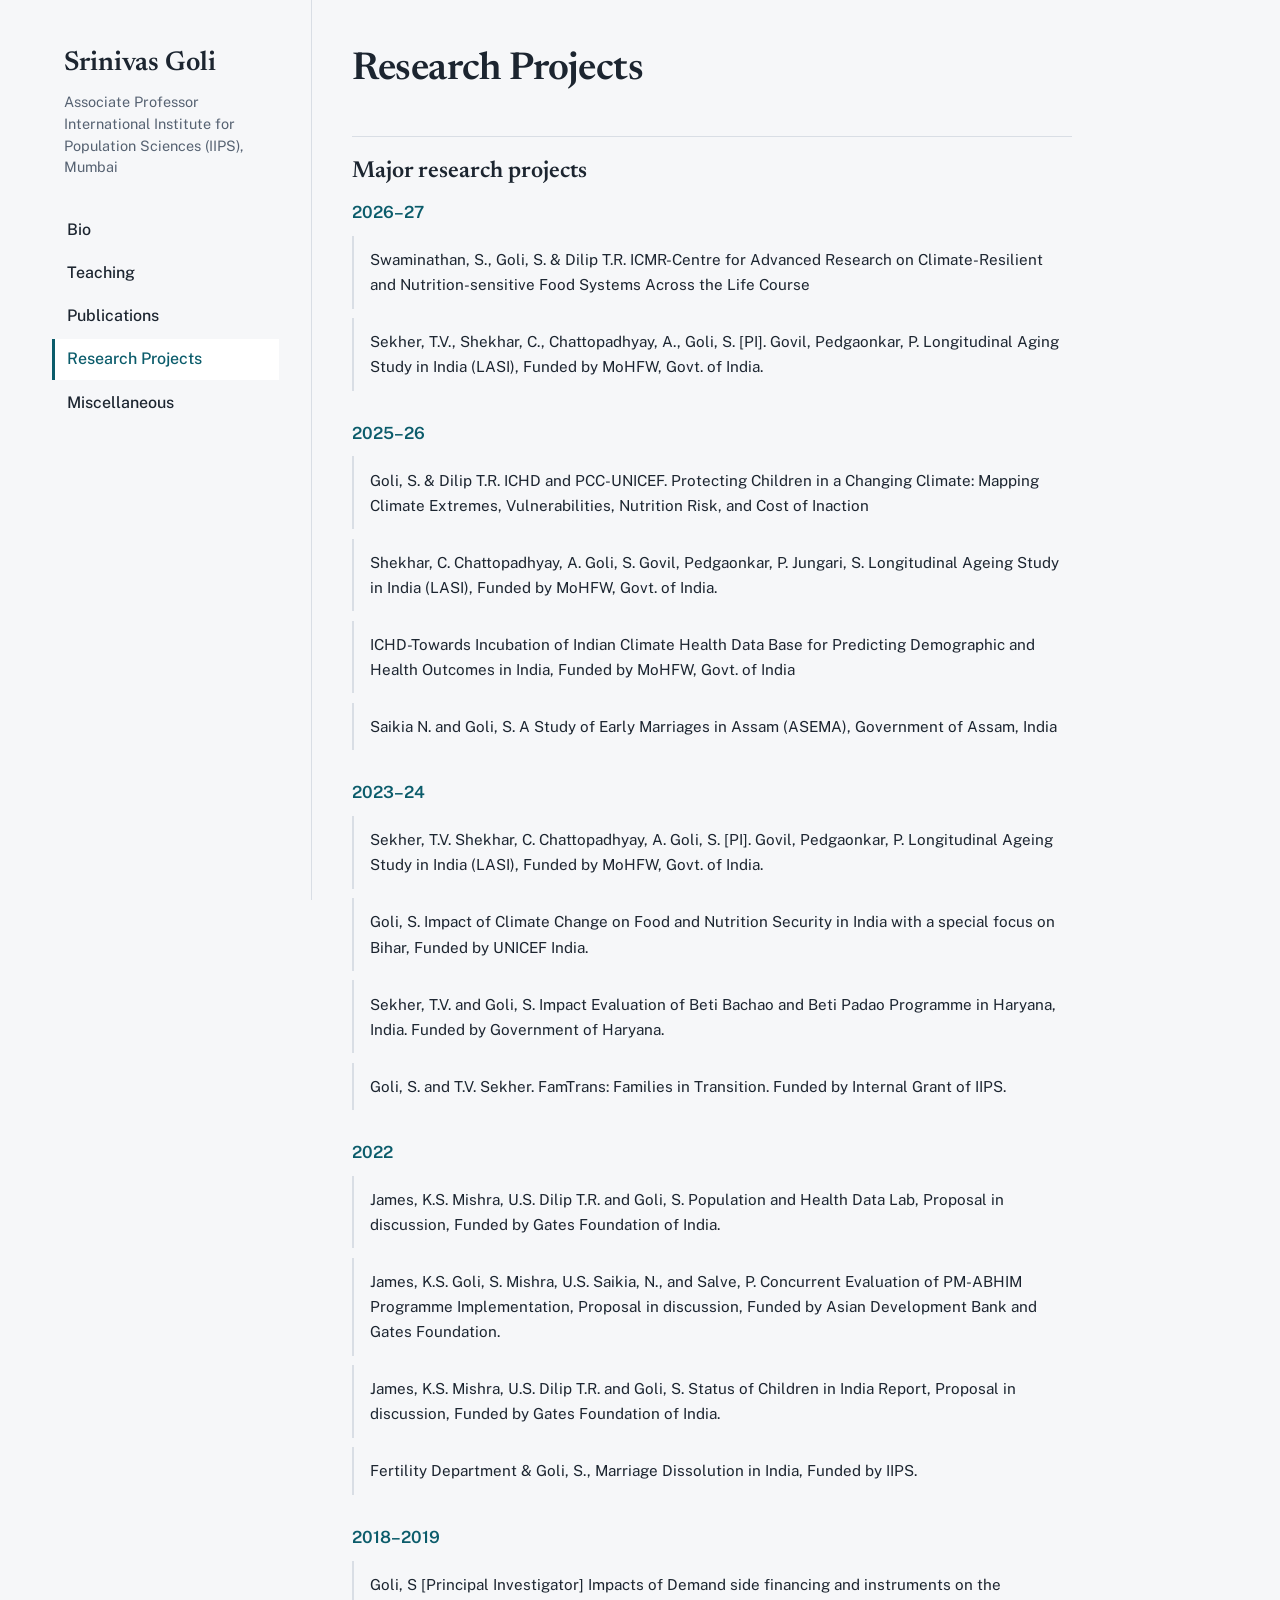
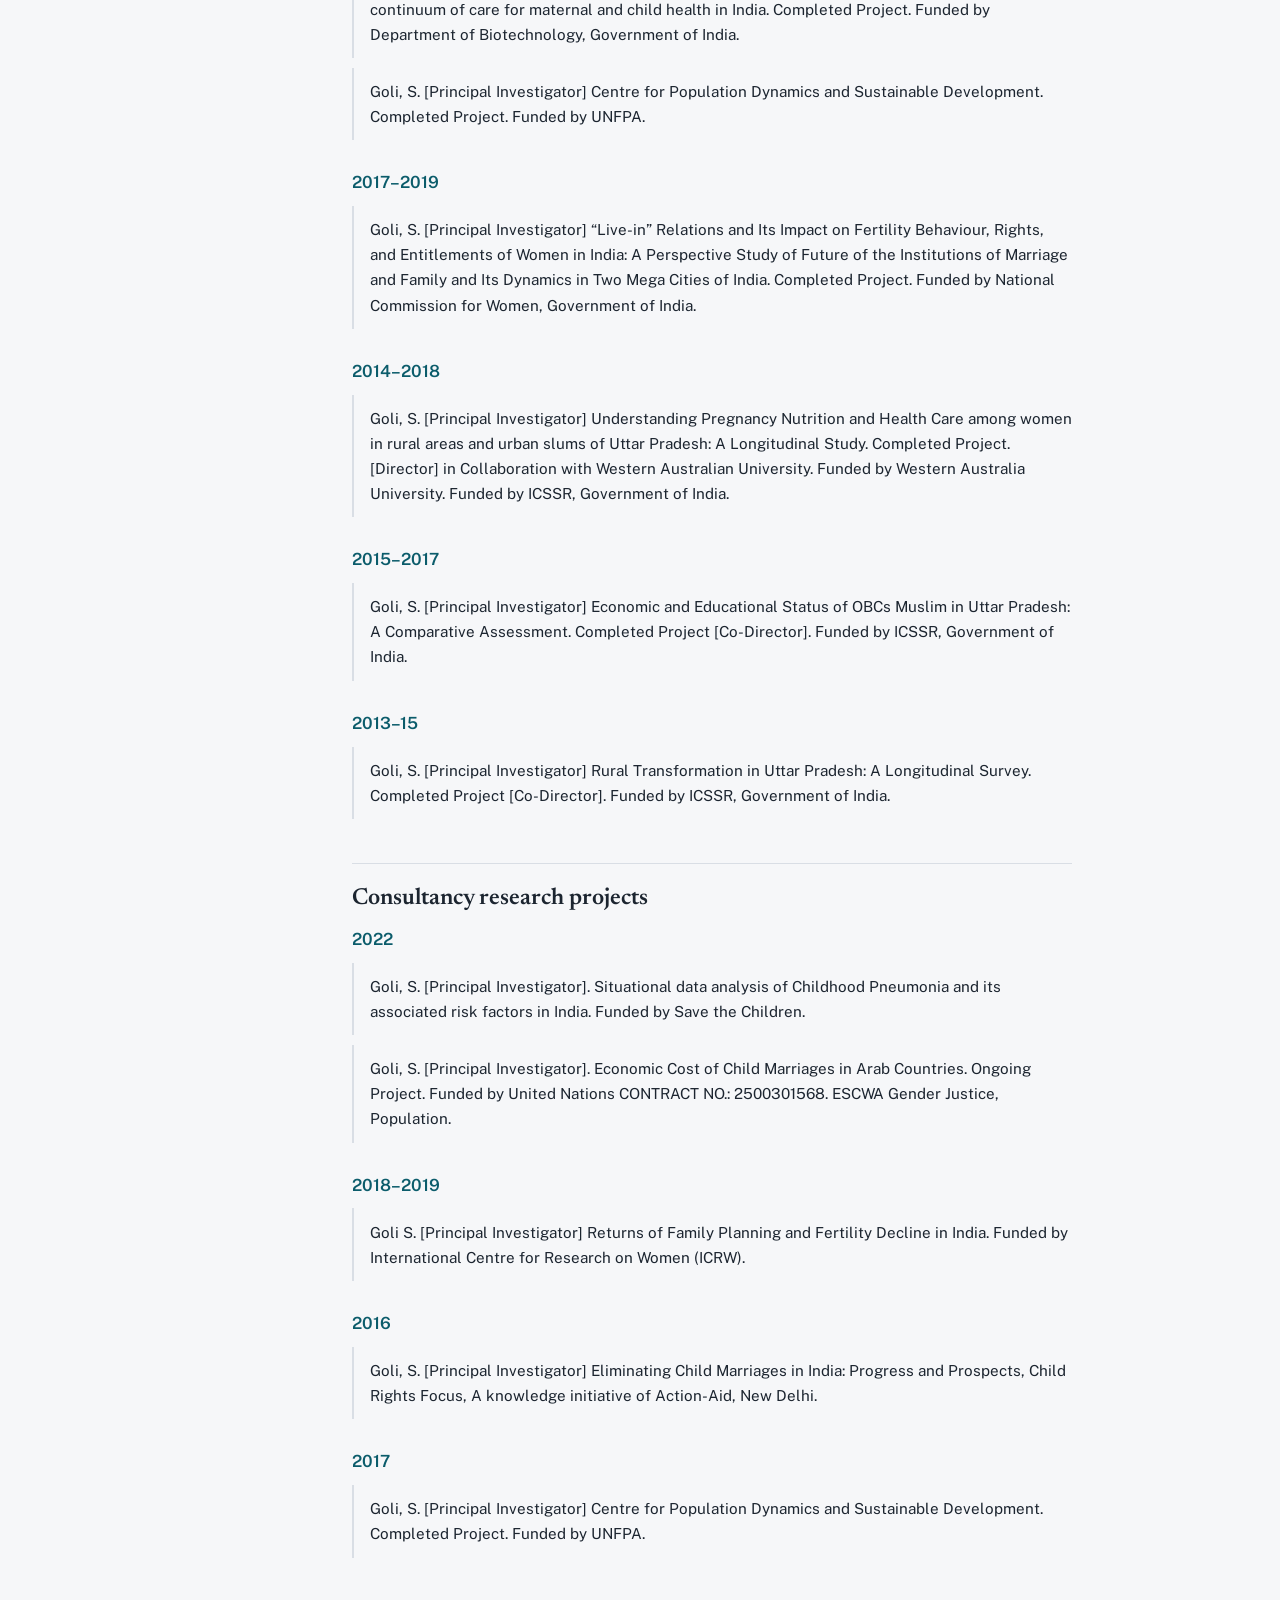
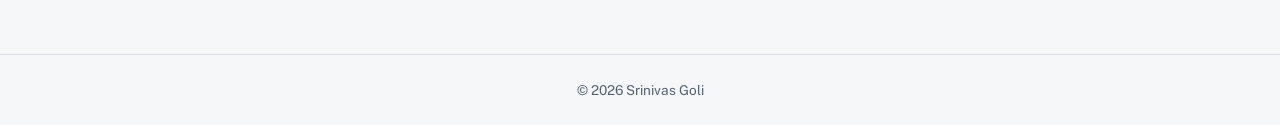
<file: research-projects.html>
<!DOCTYPE html>
<html lang="en">
<head>
  <meta charset="utf-8">
  <meta name="viewport" content="width=device-width, initial-scale=1">
  <title>Research Projects | Srinivas Goli</title>
  <meta name="description" content="Major research and consultancy projects led by Srinivas Goli.">
  <link rel="preconnect" href="https://fonts.googleapis.com">
  <link rel="preconnect" href="https://fonts.gstatic.com" crossorigin>
  <link href="https://fonts.googleapis.com/css2?family=Public+Sans:wght@400;500;600&family=Newsreader:ital,wght@0,500;0,600;1,500&display=swap" rel="stylesheet">
  <link rel="stylesheet" href="style.css">
</head>
<body>
  <a class="skip" href="#main">Skip to main content</a>
  <div class="layout">
    <header class="side">
      <a class="name" href="index.html">Srinivas Goli</a>
      <p class="role">Associate Professor<br>International Institute for Population Sciences (IIPS), Mumbai</p>
      <nav aria-label="Main">
      <a href="index.html">Bio</a>
      <a href="teaching.html">Teaching</a>
      <a href="publications.html">Publications</a>
      <a href="research-projects.html" aria-current="page">Research Projects</a>
      <a href="miscellaneous.html">Miscellaneous</a>
      </nav>
    </header>
    <main id="main">
      <h1>Research Projects</h1>
      <h2>Major research projects</h2>
      <section class="year">
        <h3>2026–27</h3>
        <ul class="refs">
          <li>Swaminathan, S., Goli, S. &amp; Dilip T.R. ICMR-Centre for Advanced Research on Climate-Resilient and Nutrition-sensitive Food Systems Across the Life Course</li>
          <li>Sekher, T.V., Shekhar, C., Chattopadhyay, A., Goli, S. [PI]. Govil, Pedgaonkar, P. Longitudinal Aging Study in India (LASI), Funded by MoHFW, Govt. of India.</li>
        </ul>
      </section>
      <section class="year">
        <h3>2025–26</h3>
        <ul class="refs">
          <li>Goli, S. &amp; Dilip T.R. ICHD and PCC-UNICEF. Protecting Children in a Changing Climate: Mapping Climate Extremes, Vulnerabilities, Nutrition Risk, and Cost of Inaction</li>
          <li>Shekhar, C. Chattopadhyay, A. Goli, S. Govil, Pedgaonkar, P. Jungari, S. Longitudinal Ageing Study in India (LASI), Funded by MoHFW, Govt. of India.</li>
          <li>ICHD-Towards Incubation of Indian Climate Health Data Base for Predicting Demographic and Health Outcomes in India, Funded by MoHFW, Govt. of India</li>
          <li>Saikia N. and Goli, S. A Study of Early Marriages in Assam (ASEMA), Government of Assam, India</li>
        </ul>
      </section>
      <section class="year">
        <h3>2023–24</h3>
        <ul class="refs">
          <li>Sekher, T.V. Shekhar, C. Chattopadhyay, A. Goli, S. [PI]. Govil, Pedgaonkar, P. Longitudinal Ageing Study in India (LASI), Funded by MoHFW, Govt. of India.</li>
          <li>Goli, S. Impact of Climate Change on Food and Nutrition Security in India with a special focus on Bihar, Funded by UNICEF India.</li>
          <li>Sekher, T.V. and Goli, S. Impact Evaluation of Beti Bachao and Beti Padao Programme in Haryana, India. Funded by Government of Haryana.</li>
          <li>Goli, S. and T.V. Sekher. FamTrans: Families in Transition. Funded by Internal Grant of IIPS.</li>
        </ul>
      </section>
      <section class="year">
        <h3>2022</h3>
        <ul class="refs">
          <li>James, K.S. Mishra, U.S. Dilip T.R. and Goli, S. Population and Health Data Lab, Proposal in discussion, Funded by Gates Foundation of India.</li>
          <li>James, K.S. Goli, S. Mishra, U.S. Saikia, N., and Salve, P. Concurrent Evaluation of PM-ABHIM Programme Implementation, Proposal in discussion, Funded by Asian Development Bank and Gates Foundation.</li>
          <li>James, K.S. Mishra, U.S. Dilip T.R. and Goli, S. Status of Children in India Report, Proposal in discussion, Funded by Gates Foundation of India.</li>
          <li>Fertility Department &amp; Goli, S., Marriage Dissolution in India, Funded by IIPS.</li>
        </ul>
      </section>
      <section class="year">
        <h3>2018–2019</h3>
        <ul class="refs">
          <li>Goli, S [Principal Investigator] Impacts of Demand side financing and instruments on the continuum of care for maternal and child health in India. Completed Project. Funded by Department of Biotechnology, Government of India.</li>
          <li>Goli, S. [Principal Investigator] Centre for Population Dynamics and Sustainable Development. Completed Project. Funded by UNFPA.</li>
        </ul>
      </section>
      <section class="year">
        <h3>2017–2019</h3>
        <ul class="refs">
          <li>Goli, S. [Principal Investigator] “Live-in” Relations and Its Impact on Fertility Behaviour, Rights, and Entitlements of Women in India: A Perspective Study of Future of the Institutions of Marriage and Family and Its Dynamics in Two Mega Cities of India. Completed Project. Funded by National Commission for Women, Government of India.</li>
        </ul>
      </section>
      <section class="year">
        <h3>2014–2018</h3>
        <ul class="refs">
          <li>Goli, S. [Principal Investigator] Understanding Pregnancy Nutrition and Health Care among women in rural areas and urban slums of Uttar Pradesh: A Longitudinal Study. Completed Project. [Director] in Collaboration with Western Australian University. Funded by Western Australia University. Funded by ICSSR, Government of India.</li>
        </ul>
      </section>
      <section class="year">
        <h3>2015–2017</h3>
        <ul class="refs">
          <li>Goli, S. [Principal Investigator] Economic and Educational Status of OBCs Muslim in Uttar Pradesh: A Comparative Assessment. Completed Project [Co-Director]. Funded by ICSSR, Government of India.</li>
        </ul>
      </section>
      <section class="year">
        <h3>2013–15</h3>
        <ul class="refs">
          <li>Goli, S. [Principal Investigator] Rural Transformation in Uttar Pradesh: A Longitudinal Survey. Completed Project [Co-Director]. Funded by ICSSR, Government of India.</li>
        </ul>
      </section>
      <h2>Consultancy research projects</h2>
      <section class="year">
        <h3>2022</h3>
        <ul class="refs">
          <li>Goli, S. [Principal Investigator]. Situational data analysis of Childhood Pneumonia and its associated risk factors in India. Funded by Save the Children.</li>
          <li>Goli, S. [Principal Investigator]. Economic Cost of Child Marriages in Arab Countries. Ongoing Project. Funded by United Nations CONTRACT NO.: 2500301568. ESCWA Gender Justice, Population.</li>
        </ul>
      </section>
      <section class="year">
        <h3>2018–2019</h3>
        <ul class="refs">
          <li>Goli S. [Principal Investigator] Returns of Family Planning and Fertility Decline in India. Funded by International Centre for Research on Women (ICRW).</li>
        </ul>
      </section>
      <section class="year">
        <h3>2016</h3>
        <ul class="refs">
          <li>Goli, S. [Principal Investigator] Eliminating Child Marriages in India: Progress and Prospects, Child Rights Focus, A knowledge initiative of Action-Aid, New Delhi.</li>
        </ul>
      </section>
      <section class="year">
        <h3>2017</h3>
        <ul class="refs">
          <li>Goli, S. [Principal Investigator] Centre for Population Dynamics and Sustainable Development. Completed Project. Funded by UNFPA.</li>
        </ul>
      </section>

    </main>
  </div>
  <footer class="foot">© <span id="y"></span> Srinivas Goli</footer>
  <script>document.getElementById("y").textContent = new Date().getFullYear();</script>
</body>
</html>
</file>
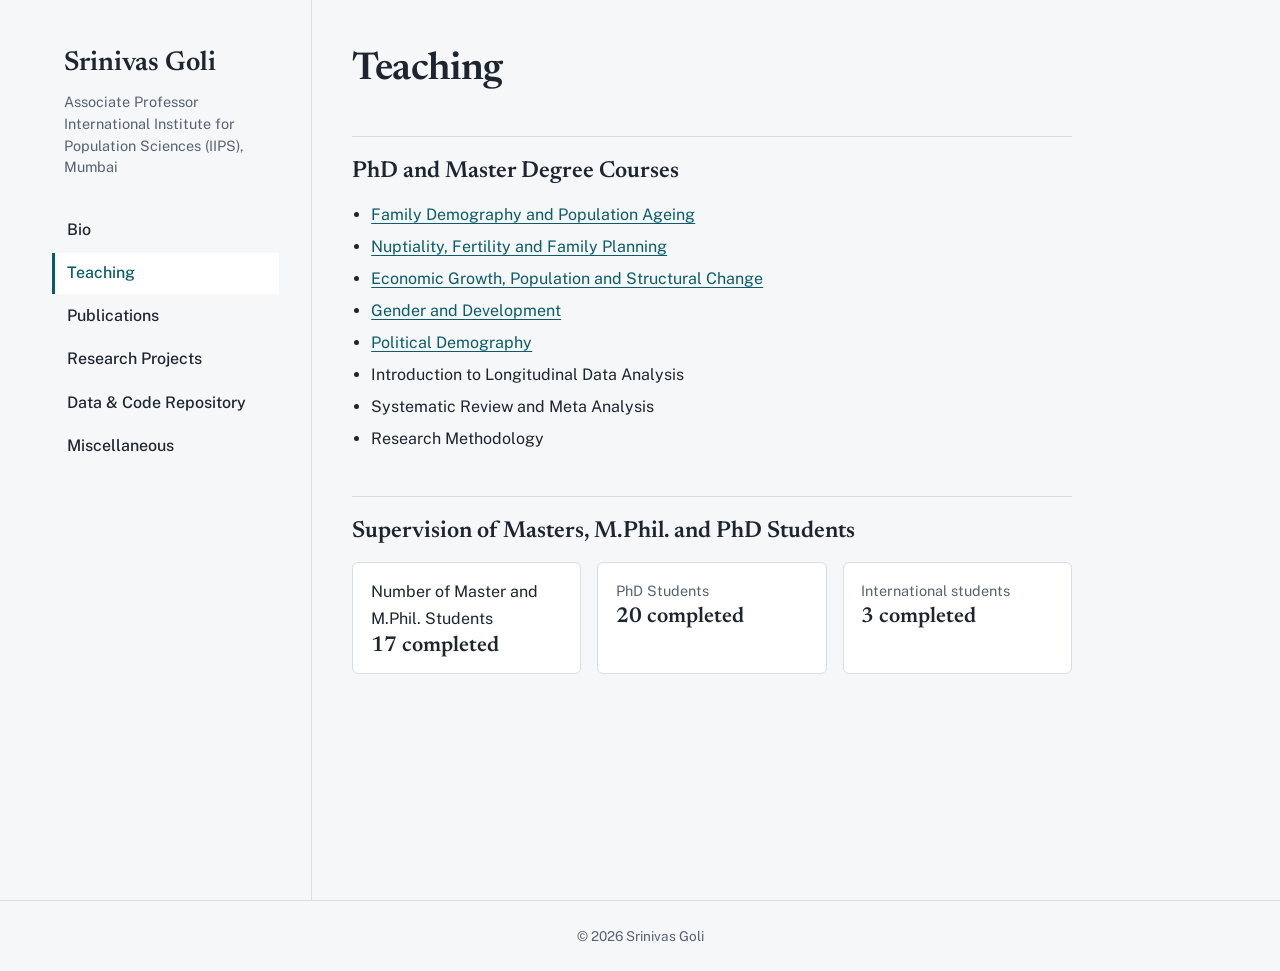
<file: teaching.html>
<!DOCTYPE html>
<html lang="en">
<head>
  <meta charset="utf-8">
  <meta name="viewport" content="width=device-width, initial-scale=1">
  <title>Teaching | Srinivas Goli</title>
  <meta name="description" content="PhD and Master degree courses taught by Srinivas Goli, and student supervision.">
  <link rel="preconnect" href="https://fonts.googleapis.com">
  <link rel="preconnect" href="https://fonts.gstatic.com" crossorigin>
  <link href="https://fonts.googleapis.com/css2?family=Public+Sans:wght@400;500;600&family=Newsreader:ital,wght@0,500;0,600;1,500&display=swap" rel="stylesheet">
  <link rel="stylesheet" href="style.css">
</head>
<body>
  <a class="skip" href="#main">Skip to main content</a>
  <div class="layout">
    <header class="side">
      <a class="name" href="index.html">Srinivas Goli</a>
      <p class="role">Associate Professor<br>International Institute for Population Sciences (IIPS), Mumbai</p>
      <nav aria-label="Main">
      <a href="index.html">Bio</a>
      <a href="teaching.html" aria-current="page">Teaching</a>
      <a href="publications.html">Publications</a>
      <a href="research-projects.html">Research Projects</a>
         <a href="">Data & Code Repository </a>
      <a href="miscellaneous.html">Miscellaneous</a>
      </nav>
    </header>
    <main id="main">
      <h1>Teaching</h1>
      <h2>PhD and Master Degree Courses</h2>
      <ul class="plain">
        <li><a href="https://www.srinivasgoli.com/RD%20%20Family%20Demography%20%20and%20Populaiton%20Ageing,%20syllabus.pdf">Family Demography and Population Ageing</a></li>
        <li><a href="https://www.srinivasgoli.com/RD%20629%20Nuptiality,%20Fertility%20and%20Family%20Planning.pdf">Nuptiality, Fertility and Family Planning</a></li>
        <li><a href="https://www.srinivasgoli.com/RD%20637%20Economic%20Growth%20Population%20and%20Structural%20Change.pdf">Economic Growth, Population and Structural Change</a></li>
        <li><a href="https://www.srinivasgoli.com/RD%20646%20Gender%20and%20Development.pdf">Gender and Development</a></li>
        <li><a href="https://www.srinivasgoli.com/phcourses.php">Political Demography</a></li>
        <li>Introduction to Longitudinal Data Analysis</li>
        <li>Systematic Review and Meta Analysis</li>
        <li>Research Methodology</li>
      </ul>
      <h2>Supervision of Masters, M.Phil. and PhD Students</h2>
      <dl class="stats">
        <div><dt></dt>Number of Master and M.Phil. Students</dt><dd>17 completed</dd></div>
        <div><dt>PhD Students</dt><dd>20 completed</dd></div>
        <div><dt>International students</dt><dd>3 completed</dd></div>
      </dl>
    </main>
  </div>
  <footer class="foot">© <span id="y"></span> Srinivas Goli</footer>
  <script>document.getElementById("y").textContent = new Date().getFullYear();</script>
</body>
</html>
</file>
<file: style.css>
:root {
  --bg: #f6f7f9;
  --surface: #ffffff;
  --ink: #1c2530;
  --muted: #566272;
  --accent: #0b5c6b;
  --accent-ink: #08424d;
  --rule: #d9dee5;
  --serif: "Newsreader", Georgia, "Times New Roman", serif;
  --sans: "Public Sans", system-ui, -apple-system, "Segoe UI", Roboto, sans-serif;
}
@media (prefers-color-scheme: dark) {
  :root {
    --bg: #12181f;
    --surface: #18212a;
    --ink: #e6ebf0;
    --muted: #98a4b2;
    --accent: #6cc3d1;
    --accent-ink: #9bdbe6;
    --rule: #2a3541;
  }
}
* { box-sizing: border-box; }
html { scroll-padding-top: 1rem; }
body {
  margin: 0;
  background: var(--bg);
  color: var(--ink);
  font: 400 1rem/1.65 var(--sans);
  -webkit-font-smoothing: antialiased;
}
a { color: var(--accent); text-underline-offset: 3px; text-decoration-thickness: 1px; overflow-wrap: anywhere; }
a:hover { color: var(--accent-ink); text-decoration-thickness: 2px; }
a:focus-visible { outline: 3px solid var(--accent); outline-offset: 2px; border-radius: 2px; }
.skip { position: absolute; left: -999px; top: 0; background: var(--surface); padding: .6rem 1rem; z-index: 10; }
.skip:focus { left: 0; }

.layout { display: grid; grid-template-columns: 17.5rem minmax(0, 1fr); max-width: 76rem; margin: 0 auto; }
.side {
  position: sticky; top: 0; align-self: start; height: 100vh;
  padding: 3rem 2rem; border-right: 1px solid var(--rule);
}
.name { font: 600 1.7rem/1.15 var(--serif); color: var(--ink); text-decoration: none; display: block; }
.name:hover { color: var(--ink); }
.role { margin: .75rem 0 2rem; color: var(--muted); font-size: .9rem; line-height: 1.5; }
.side nav { display: flex; flex-direction: column; gap: .15rem; }
.side nav a {
  color: var(--ink); text-decoration: none; padding: .45rem .75rem; margin-left: -.75rem;
  border-left: 3px solid transparent; font-weight: 500;
}
.side nav a:hover { background: var(--surface); }
.side nav a[aria-current="page"] { border-left-color: var(--accent); color: var(--accent); background: var(--surface); }

main { padding: 3rem 2.5rem 4rem; max-width: 50rem; }
h1 { font: 600 2.4rem/1.15 var(--serif); margin: 0 0 1.5rem; letter-spacing: -.01em; }
h2 { font: 600 1.45rem/1.25 var(--serif); margin: 2.75rem 0 1rem; padding-top: 1.25rem; border-top: 1px solid var(--rule); }
h3 { font: 600 1.05rem/1.3 var(--sans); margin: 0 0 .75rem; color: var(--accent); }
p { margin: 0 0 1.1rem; max-width: 42rem; }
.lead { font: 500 1.2rem/1.45 var(--serif); color: var(--muted); margin: 0; }
.note { color: var(--muted); }

.intro { display: flex; gap: 2rem; align-items: center; margin-bottom: 2rem; }
.intro h1 { margin-bottom: .5rem; }
.portrait { width: 11rem; height: 11rem; object-fit: cover; border-radius: 50%; flex: none; border: 1px solid var(--rule); }

ul { padding-left: 1.2rem; }
ul.plain li { margin: .35rem 0; }
ul.links { list-style: none; padding: 0; display: grid; grid-template-columns: repeat(auto-fill, minmax(15rem, 1fr)); gap: .5rem .75rem; }
ul.links a {
  display: block; padding: .6rem .9rem; background: var(--surface);
  border: 1px solid var(--rule); border-radius: 6px; text-decoration: none; font-weight: 500;
}
ul.links a:hover { border-color: var(--accent); }

.year { margin: 0 0 2rem; }
ul.refs { list-style: none; padding: 0; margin: 0; }
ul.refs li { padding: .7rem 0 .7rem 1rem; border-left: 2px solid var(--rule); margin-bottom: .6rem; font-size: .95rem; }
ul.refs li:hover { border-left-color: var(--accent); }

.stats { display: grid; grid-template-columns: repeat(auto-fit, minmax(10rem, 1fr)); gap: 1rem; margin: 0; }
.stats div { background: var(--surface); border: 1px solid var(--rule); border-radius: 6px; padding: 1rem 1.1rem; }
.stats dt { color: var(--muted); font-size: .9rem; }
.stats dd { margin: .2rem 0 0; font: 600 1.35rem var(--serif); }

.foot { text-align: center; color: var(--muted); font-size: .85rem; padding: 1.5rem; border-top: 1px solid var(--rule); }

@media (max-width: 52rem) {
  .layout { display: block; }
  .side { position: static; height: auto; border-right: 0; border-bottom: 1px solid var(--rule); padding: 1.5rem 1.25rem; }
  .role { margin-bottom: 1rem; }
  .side nav { flex-direction: row; flex-wrap: wrap; gap: .25rem .5rem; }
  .side nav a { margin-left: 0; border-left: 0; border-bottom: 3px solid transparent; padding: .35rem .5rem; }
  .side nav a[aria-current="page"] { border-bottom-color: var(--accent); background: none; }
  main { padding: 2rem 1.25rem 3rem; }
  h1 { font-size: 2rem; }
  .intro { flex-direction: column; align-items: flex-start; gap: 1.25rem; }
}
@media (prefers-reduced-motion: reduce) { * { transition: none !important; } }
</file>
